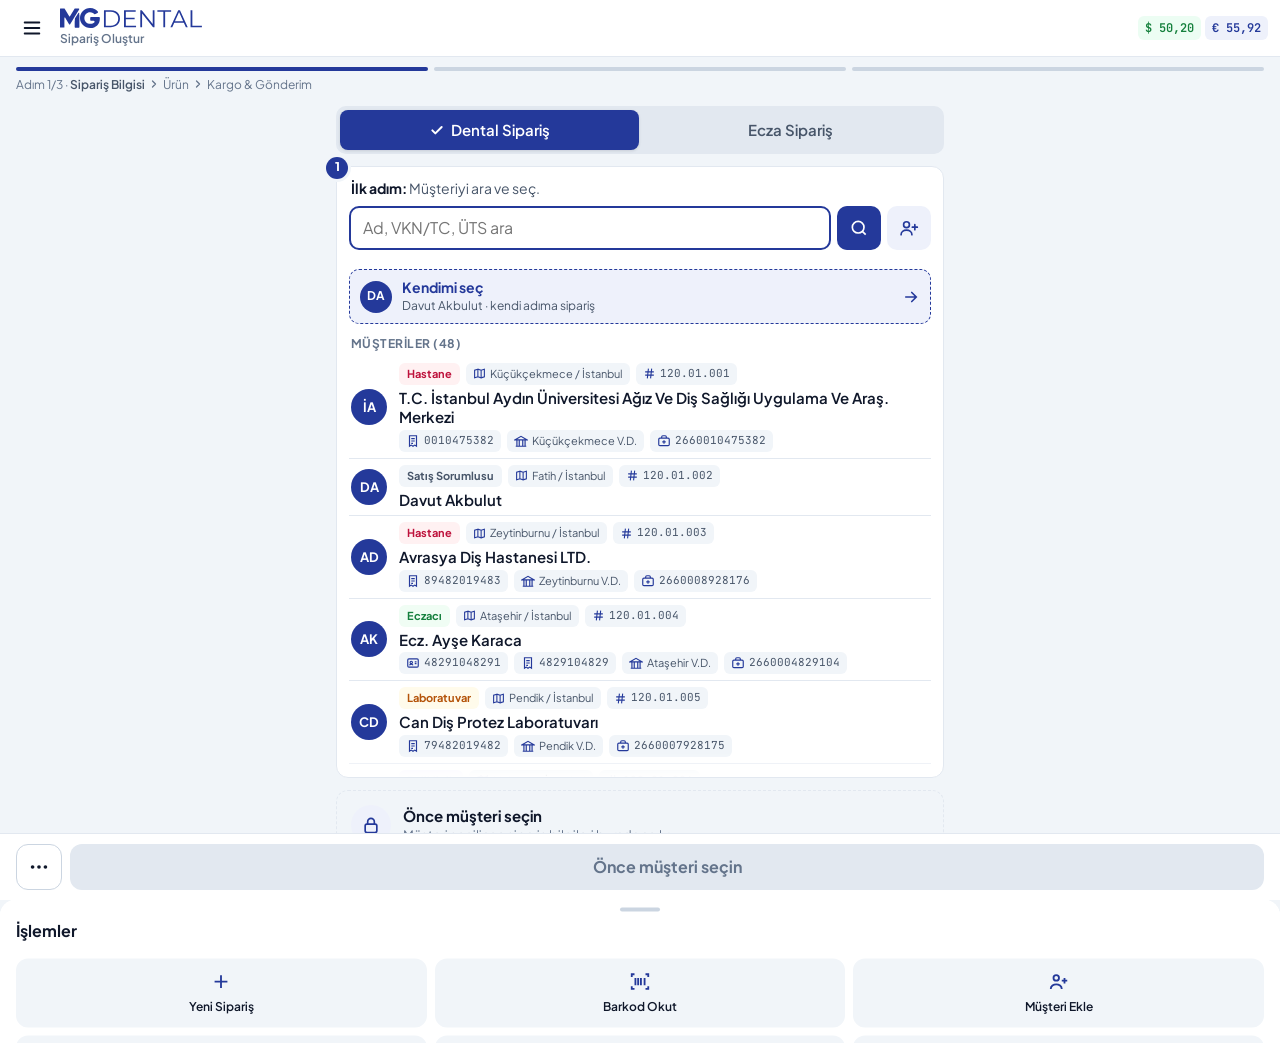
<file: toptan-satis-mobil.html>
<!doctype html>
<html lang="tr">
<head>
<meta charset="utf-8">
<meta name="viewport" content="width=device-width, initial-scale=1, viewport-fit=cover">
<meta name="theme-color" content="#24399a">
<title>Sipariş Oluştur</title>
<link rel="preconnect" href="https://fonts.googleapis.com">
<link href="https://fonts.googleapis.com/css2?family=Plus+Jakarta+Sans:wght@400;500;600;700&family=JetBrains+Mono:wght@500;600&display=swap" rel="stylesheet">
<style>
:root{
  /* Ana renk sipariş türüne göre: Dental sistemin varsayılan mavisi #24399a, Ecza #009eb5 (body[data-depot]) */
  /* --brand-strong: yazı taşıyan yerler için koyu ton (beyaz/açık zemine karşı ≥4,5:1 kontrast) */
  --brand:#24399a; --brand-strong:#24399a; --brand-ink:#1b2c7a; --brand-soft:#eef1fb; --brand-glow:rgba(36,57,154,.45);
  --bg-body:#f1f5f9; --card:#fff; --text:#0f172a; --text-2:#475569; --muted:#64748b;
  --border:#e2e8f0; --border-2:#cbd5e1; --ok:#16a34a; --danger:#dc2626;
  --r-card:12px; --r-ctl:10px; --tap:42px;
}
body[data-depot="ecza"]{--brand:#009eb5;--brand-strong:#007a8c;--brand-ink:#006a7a;--brand-soft:#e6f6f9;--brand-glow:rgba(0,158,181,.45)}
*{box-sizing:border-box;-webkit-tap-highlight-color:transparent}
html,body{margin:0;overflow-x:hidden}
body{font-family:"Plus Jakarta Sans",system-ui,sans-serif;background:var(--bg-body);color:var(--text);font-size:15px;line-height:1.4;
  padding-bottom:calc(88px + env(safe-area-inset-bottom))}
button{font:inherit;color:inherit;border:0;background:none;cursor:pointer;transition:transform .12s cubic-bezier(.2,.8,.2,1)}
/* Basma hissi: dokununca hafifçe içe göçer */
button:active:not(:disabled){transform:scale(.97)}
.mono{font-family:"JetBrains Mono",monospace}

/* Üst bar: tek satır, sadece gerekli bilgi */
.topbar{position:sticky;top:0;z-index:20;background:var(--card);border-bottom:1px solid var(--border);
  padding:calc(8px + env(safe-area-inset-top)) 12px 8px;display:flex;align-items:center;gap:8px}
.icon-btn{width:40px;height:40px;border-radius:10px;display:grid;place-items:center;flex:none}
.icon-btn:active{background:var(--bg-body)}
.brand{flex:1;min-width:0}
.topbar h1{margin:3px 0 0;font-size:12px;font-weight:600;color:var(--muted)}
/* Sipariş türü logosu: türe göre yumuşakça yer değiştirir */
.logo{position:relative;display:block;height:20px;color:var(--brand-strong);transition:color .35s}
.lg{display:block;height:20px;width:auto;fill:currentColor;overflow:visible}
.lg-word{transform-box:fill-box;transition:transform .5s cubic-bezier(.2,.8,.2,1),opacity .35s ease}
.lg-ecza,body[data-depot="ecza"] .lg-dental{opacity:0;transform:translateY(110%)}
body[data-depot="ecza"] .lg-dental{transform:translateY(-110%)}
body[data-depot="ecza"] .lg-ecza{opacity:1;transform:none}
.rates{display:flex;gap:4px;flex:none}
.rate{font-size:12px;font-weight:600;padding:4px 7px;border-radius:6px;background:var(--brand-soft);color:var(--brand-strong)}
.rate.usd{background:#ecfdf3;color:#15803d}

/* Adım göstergesi */
.steps{display:flex;gap:6px;padding:10px 16px 0}
.steps span{flex:1;height:4px;border-radius:2px;background:var(--border-2)}
.steps span.on{background:var(--brand)}
.back-btn{display:inline-flex;align-items:center;gap:6px}
.step-label .arw{width:12px;height:12px;vertical-align:-1px;margin:0 1px}  /* yazı karakteri ok yerine SVG: her cihazda aynı */
.step-label{padding:6px 16px 0;font-size:12px;color:var(--muted)}
.sl-n.ok{position:relative;margin-right:5px;color:#15803d}
.sl-n.ok::after{content:'';position:absolute;top:-4px;right:-8px;width:9px;height:9px;background:url("data:image/svg+xml,%3Csvg xmlns='http://www.w3.org/2000/svg' viewBox='0 0 24 24' fill='none' stroke='%2315803d' stroke-width='4' stroke-linecap='round' stroke-linejoin='round'%3E%3Cpath d='M4 12l5 5L20 6'/%3E%3C/svg%3E") center/contain no-repeat}
.sl-n.cur{color:var(--text-2);font-weight:600}

main{padding:12px 16px;display:flex;flex-direction:column;gap:12px;max-width:640px;margin:0 auto}
.card{background:var(--card);border:1px solid var(--border);border-radius:var(--r-card)}
.card[data-step]{position:relative}
/* Adım numarası: kartın sol üst köşesinden hafif taşan rozet (müşteri 1, adres 2, fiyat-ödeme 3, açıklama 4) */
.card[data-step]::before{content:attr(data-step);position:absolute;top:-10px;left:-11px;z-index:3;width:22px;height:22px;border-radius:50%;
  display:grid;place-items:center;background:var(--brand-strong);color:#fff;font-size:12px;font-weight:800;box-shadow:0 0 0 3px var(--bg-body)}
.card[data-step]::before{transition:background .3s}
.card[data-step].done::before{background:var(--ok)}
/* Tamamlanan adımda numaranın sağ altında küçük tik (yuvarlaksız; beyaz kenarlı ki yeşil rozet üstünde de seçilsin) */
.card[data-step].done::after{content:"";position:absolute;top:2px;left:3px;z-index:4;width:12px;height:12px;
  background:url("data:image/svg+xml,%3Csvg xmlns='http://www.w3.org/2000/svg' viewBox='0 0 24 24' fill='none' stroke-linecap='round' stroke-linejoin='round'%3E%3Cpath d='M5 12.5l4.5 4.5L19 7.5' stroke='%23fff' stroke-width='7'/%3E%3Cpath d='M5 12.5l4.5 4.5L19 7.5' stroke='%2316a34a' stroke-width='3.5'/%3E%3C/svg%3E") center/contain no-repeat;animation:tickPop .35s cubic-bezier(.34,1.56,.64,1) both}
@keyframes tickPop{from{transform:scale(0)}}
.card-h{padding:12px 14px 4px;font-size:12px;font-weight:700;letter-spacing:.04em;text-transform:uppercase;color:var(--muted)}

/* Seçim satırı: tüm satır dokunulabilir, sağda ok */
.row{display:flex;align-items:center;gap:12px;width:100%;min-height:56px;padding:8px 14px;text-align:left}
.row + .row{border-top:1px solid var(--border)}
.row:active{background:var(--bg-body)}
.row .ic{width:36px;height:36px;border-radius:9px;background:var(--brand-soft);color:var(--brand);display:grid;place-items:center;flex:none}
.row .tx{flex:1;min-width:0}
.row .lb,.row .vl,.switch-row .lb,.switch-row .hint{display:block}
.row .lb{font-size:12px;color:var(--muted)}
.row .vl{font-weight:600;white-space:nowrap;overflow:hidden;text-overflow:ellipsis}
.row .vl.empty{color:var(--muted);font-weight:500}
.row .chev{color:var(--border-2);flex:none}

/* Müşteri kartı: ekranın en önemli bilgisi */
.cust{display:flex;align-items:center;gap:12px;padding:14px}
.avatar{width:48px;height:48px;border-radius:50%;background:var(--brand-strong);color:#fff;display:grid;place-items:center;font-weight:700;font-size:17px;flex:none}
.org-line{display:flex;align-items:center;gap:5px;margin-top:2px;font-size:12px;color:var(--text-2);min-width:0}
.org-line span{white-space:nowrap;overflow:hidden;text-overflow:ellipsis}
.org-line svg{flex:none;color:var(--brand)}
.cust .tx{flex:1;min-width:0}
/* Uzun cari adı: 2 satır görünür, kalanı yana kaydırılarak okunur (taşan metin sağdaki sütuna akar) */
.cust .nm{font-size:15px;font-weight:700;line-height:1.3;height:2.6em;column-width:100vw;column-gap:16px;column-fill:auto;
  overflow-x:auto;overflow-y:hidden;scrollbar-width:none;overscroll-behavior-x:contain}
.cust .nm::-webkit-scrollbar{display:none}
/* Kimlik bilgileri: TC/VKN ile vergi dairesi yan yana, ardından ÜTS (Dental) veya GLN (Ecza) */
.cust{flex-wrap:wrap}
.cust .ids{flex-basis:100%}
.ids{display:flex;align-items:center;gap:6px;font-size:12px;color:var(--text-2);
  overflow-x:auto;scrollbar-width:none;overscroll-behavior-x:contain;padding-right:16px;
  -webkit-mask-image:linear-gradient(90deg,#000 calc(100% - 16px),transparent);mask-image:linear-gradient(90deg,#000 calc(100% - 16px),transparent)}
.ids::-webkit-scrollbar{display:none}
.id-chip{flex:none}
.ids:empty{display:none}
.id-chip{display:inline-flex;align-items:center;gap:4px;height:24px;padding:0 7px;border-radius:6px;background:var(--bg-body);white-space:nowrap}
.id-chip svg{color:var(--brand);flex:none}
/* Müşteri türü etiketi: türe göre sakin renkler, yazılar okunur koyulukta */
.ctype{flex:none;display:inline-flex;align-items:center;height:22px;padding:0 8px;border-radius:6px;font-size:11px;font-weight:700;white-space:nowrap;background:#f1f5f9;color:#475569}
.ctype.t-depo{background:#eef2ff;color:#4338ca}
.sales-code{margin-left:8px;padding:2px 7px;border-radius:6px;background:var(--bg-body);font-size:12px;font-weight:600;color:var(--text-2);vertical-align:2px}
.ctype.t-platform{background:#fdf2f8;color:#be185d}
.ctype.t-hekim{background:#ecfeff;color:#0e7490}
.ctype.t-doktor{background:#eff6ff;color:#1d4ed8}
.ctype.t-ecza{background:#f0fdf4;color:#15803d}
.ctype.t-hastane{background:#fff1f2;color:#be123c}
.ctype.t-poli{background:#f5f3ff;color:#6d28d9}
.ctype.t-lab{background:#fffbeb;color:#b45309}
.meta{margin-bottom:2px}
.meta .id-chip{height:22px;font-size:11px}
.cs-item .meta{margin-bottom:0}
.cs-item .tx{flex:1;min-width:0;display:flex;flex-direction:column;gap:3px}
.cs-item .ids{font-size:11px}
.cs-item .id-chip{height:22px}
.pill-btn.pill-edit{background:#fef3c7;color:#b45309}  /* düzenle: ayırt edilsin diye açık sarı */
.cust-acts{display:flex;flex-direction:column;gap:4px;flex:none}
.pill-btn{width:36px;height:36px;display:grid;place-items:center;border-radius:50%;background:var(--brand-soft);color:var(--brand);font-weight:600;font-size:14px;flex:none}

/* Segment kontrol (Fatura tipi, Para birimi) */
.field{padding:10px 14px 14px}
.field + .field{border-top:1px solid var(--border)}
.field > .lb{font-size:13px;font-weight:600;color:var(--text-2);margin-bottom:8px;display:flex;justify-content:space-between;gap:8px}
.seg{display:flex;background:var(--bg-body);border-radius:var(--r-ctl);padding:3px;gap:3px}
.seg button{flex:1;min-height:36px;border-radius:8px;font-weight:600;color:var(--text-2)}
.seg button[aria-pressed="true"]{background:var(--card);color:var(--brand-strong);box-shadow:0 1px 3px rgba(15,23,42,.12)}
.seg-type{background:var(--border);padding:4px}
.seg-type button{min-height:40px;font-size:15px}
.seg-type button[aria-pressed="true"]{background:var(--brand-strong);color:#fff}
.seg-type button,[data-group="tax"] button,[data-group="due"] button{display:flex;align-items:center;justify-content:center;gap:6px}
[data-group="due"] button{gap:3px}
/* Seçili sipariş türünde ve fatura tipinde tik */
.seg-type button[aria-pressed="true"]::before,[data-group="tax"] button[aria-pressed="true"]::before,[data-group="due"] button[aria-pressed="true"]::before{content:"";width:16px;height:16px;flex:none;animation:tickIn .32s cubic-bezier(.2,.8,.2,1) both;background:currentColor;
  -webkit-mask:url("data:image/svg+xml,%3Csvg xmlns='http://www.w3.org/2000/svg' viewBox='0 0 24 24' fill='none' stroke='black' stroke-width='3' stroke-linecap='round' stroke-linejoin='round'%3E%3Cpath d='M5 12.5l4.5 4.5L19 7.5'/%3E%3C/svg%3E") center/contain no-repeat;
  mask:url("data:image/svg+xml,%3Csvg xmlns='http://www.w3.org/2000/svg' viewBox='0 0 24 24' fill='none' stroke='black' stroke-width='3' stroke-linecap='round' stroke-linejoin='round'%3E%3Cpath d='M5 12.5l4.5 4.5L19 7.5'/%3E%3C/svg%3E") center/contain no-repeat}
/* Müşteri arama */
.cs{padding:12px}
.cs-lead{margin:0 2px 8px;font-size:14px;color:var(--text-2)}
.cs-lead b{color:var(--text)}
.cs-row{display:flex;gap:6px}
.cs-btn{width:44px;height:44px;flex:none;display:grid;place-items:center;border-radius:var(--r-ctl);background:var(--brand-soft);color:var(--brand)}
.cs-btn.primary-ic{background:var(--brand);color:#fff}
.cs-btn:active{filter:brightness(.92)}
.cs-new{display:inline-flex;align-items:center;gap:6px;margin-top:10px;height:38px;padding:0 14px;border-radius:var(--r-ctl);background:var(--brand-strong);color:#fff;font-weight:600;font-size:14px}
.cs-box{flex:1;min-width:0;display:flex;align-items:center;gap:8px;min-height:44px;padding:0 4px 0 12px;border:2px solid var(--brand);border-radius:var(--r-ctl);color:var(--muted)}
.cs-box input{border:0;outline:0;padding:0;min-height:40px;flex:1;min-width:0}
.cs-box input:focus{outline:0}
.cs-box input::-webkit-search-cancel-button{display:none}
.cs-clear{width:34px;height:34px;border-radius:50%;color:var(--muted);font-size:16px}
.cs-h{font-size:12px;font-weight:700;letter-spacing:.04em;text-transform:uppercase;color:var(--muted);padding:12px 2px 4px}
.cs-item{display:flex;align-items:center;gap:12px;width:100%;min-height:52px;padding:6px 2px;text-align:left;border-top:1px solid var(--border)}
.cs-item:first-child{border-top:0}
.cs-item:active,.cs-item.hl{background:var(--brand-soft)}
.cs-item .avatar{width:36px;height:36px;font-size:13px}
.cs-item{position:relative;z-index:1;background:var(--card);user-select:none;-webkit-user-select:none;transition:transform .22s cubic-bezier(.2,.8,.2,1)}
.cs-item.swiping{transition:none}
.cs-item .avatar,.cs-item .nm{touch-action:pan-y}  /* yatay kaydırma satırı oynatır, bilgi şeritleri kendi içinde kayar */
#custList{position:relative}
/* Kaydırınca arkada beliren eylem: sağa Seç (yeşil), sola Düzenle (lacivert) */
.swipe-bg{position:absolute;left:12px;right:12px;display:flex;align-items:center;justify-content:space-between;padding:0 18px;border-radius:10px;color:#fff;font-weight:700;font-size:13px;background:var(--border-2)}
.swipe-bg[data-dir="sel"]{background:var(--ok)}
.swipe-bg[data-dir="edit"]{background:var(--brand-strong)}
.swipe-bg[data-dir="sel"] .sw-edit,.swipe-bg[data-dir="edit"] .sw-sel{visibility:hidden}
.swipe-bg span{transition:transform .15s}
.swipe-bg.arm span{transform:scale(1.15)}
.avatar.fly{position:fixed;z-index:60;margin:0;transform-origin:0 0;pointer-events:none}
/* Avatar = düzenle: farede üstüne gelince kalem olur, dokunmatikte köşede kalem rozeti durur */
.av-edit{position:relative;transition:background .15s}
.av-edit .pen{display:none}
@media (hover:hover){
  .av-edit:hover{background:var(--brand-ink)}
  .av-edit:hover .ini{display:none}
  .av-edit:hover .pen{display:block;width:16px;height:16px}
}
@media (hover:none){
  .av-edit .pen{display:block;position:absolute;right:-3px;bottom:-3px;width:16px;height:16px;padding:3px;border-radius:50%;background:var(--card);color:var(--brand);box-shadow:0 0 0 1px var(--border)}
}
.cs-item .nm{flex:1;min-width:0;font-weight:600;line-height:1.3;display:-webkit-box;-webkit-line-clamp:2;-webkit-box-orient:vertical;overflow:hidden}
.cs-item mark{background:#fef08a;color:inherit;border-radius:2px}
/* Sonuç listesi kendi içinde kayar; arama kutusu üstte sabit kalır */
/* Liste uca ulaşınca kaydırma sayfaya geçer (dokunmatikte sayfa yukarı/aşağı kaydırılabilsin) */
#custList{max-height:min(420px,50vh);max-height:min(420px,50dvh);overflow-y:auto;margin:0 -12px -12px;padding:0 12px 8px;
  -webkit-mask-image:linear-gradient(#000 calc(100% - 24px),transparent);mask-image:linear-gradient(#000 calc(100% - 24px),transparent)}
.cs-progress{position:relative;height:3px;margin-top:8px;border-radius:2px;overflow:hidden;opacity:0;transition:opacity .2s}
.cs-progress.on{opacity:1;background:var(--brand-soft)}
.cs-progress::before{content:"";position:absolute;top:0;bottom:0;left:0;width:40%;border-radius:2px;background:var(--brand);transform:translateX(-100%)}
.cs-progress.on::before{animation:indet 1.1s ease-in-out infinite}
@keyframes indet{from{transform:translateX(-100%)}to{transform:translateX(250%)}}
.cs-wait{display:flex;align-items:center;justify-content:center;gap:8px;margin:6px 0 4px;padding:7px 12px;border-radius:20px;background:var(--brand-soft);color:var(--brand-strong);font-size:13px;font-weight:600;animation:csIn .25s ease-out both}
#custWaitTxt{animation:csIn .3s ease-out both;white-space:nowrap;overflow:hidden;text-overflow:ellipsis;min-width:0}
.dots{display:inline-flex;gap:3px;flex:none}
.dots i{width:5px;height:5px;border-radius:50%;background:currentColor;animation:dot 1s ease-in-out infinite}
.dots i:nth-child(2){animation-delay:.15s}
.dots i:nth-child(3){animation-delay:.3s}
@keyframes dot{0%,80%,100%{opacity:.3;transform:none}40%{opacity:1;transform:translateY(-3px)}}
.self-pick{display:flex;align-items:center;gap:10px;width:100%;margin-top:8px;padding:8px 10px;border-radius:var(--r-ctl);border:1px dashed var(--brand);background:var(--brand-soft);color:var(--brand-strong);text-align:left}
.self-pick .avatar{width:32px;height:32px;font-size:12px}
.self-pick .sp-tx{flex:1;min-width:0}
.self-pick b{display:block;font-size:14px}
.self-pick small{display:block;font-size:12px;color:var(--text-2);white-space:nowrap;overflow:hidden;text-overflow:ellipsis}
.self-warn{display:none;align-items:flex-start;gap:6px;margin:6px 2px 0;font-size:12px;font-weight:600;line-height:1.35;color:#b45309}
.self-warn svg{flex:none;margin-top:1px}
/* Ecza'da kendine sipariş girilemez: alan soluk, altında uyarı */
body[data-depot="ecza"] .self-pick{opacity:.45;filter:grayscale(.6);cursor:not-allowed}
body[data-depot="ecza"] .self-pick:active{transform:none}
body[data-depot="ecza"] .self-pick:not([hidden]) + .self-warn{display:flex}
.cs-state{display:flex;flex-direction:column;align-items:center;text-align:center;gap:4px;padding:18px 8px 20px;animation:csIn .3s cubic-bezier(.2,.8,.2,1) both}
.cs-art{width:120px;height:96px;margin-bottom:6px}
.cs-state b{font-size:15px}
.cs-state span{font-size:13px;color:var(--muted);max-width:260px}
.cs-state .cs-new{margin-top:12px}
.cs-state.err .cs-new{background:var(--danger)}
/* Müşteri seçilmeden form gizli; seçilince bölümler sırayla açılır */
main.need-cust > section:not(#custCard):not(#lockCard){display:none}
main:not(.need-cust) #lockCard{display:none}
main:not(.need-cust) > section:not(#custCard){animation:csIn .3s cubic-bezier(.2,.8,.2,1) both}
main:not(.need-cust) > section:nth-of-type(4){animation-delay:40ms}
main:not(.need-cust) > section:nth-of-type(5){animation-delay:80ms}
main:not(.need-cust) > section:nth-of-type(6){animation-delay:120ms}
.lock-card{padding:14px;border-style:dashed;background:transparent;animation:csIn .25s ease-out both}
.lock-h{display:flex;align-items:center;gap:12px}
.lock-ic{width:40px;height:40px;border-radius:50%;background:var(--brand-soft);color:var(--brand);display:grid;place-items:center;flex:none}
.lock-h b{display:block;font-size:15px}
.lock-h small{display:block;font-size:13px;color:var(--muted)}
.lock-list{list-style:none;margin:12px 0 0;padding:0;display:grid;grid-template-columns:1fr 1fr;gap:6px}
.lock-list li{display:flex;align-items:center;gap:6px;font-size:12px;color:var(--muted);background:var(--card);border:1px solid var(--border);border-radius:8px;padding:7px 8px}
.lock-list svg{flex:none;color:var(--border-2)}
/* Müşteri yokken Kaydet gri ve ne yapılacağını söyler */
.primary .off{display:none}
.need-cust ~ .actionbar .primary{background:var(--border);color:var(--muted)}
.need-cust ~ .actionbar .primary .on,.need-cust ~ .actionbar .primary svg{display:none}
.need-cust ~ .actionbar .primary .off{display:inline}
/* Müşteri seçili ama fatura adresi yokken de gri; dokununca adres ekleme açılır */
.primary .off2{display:none}
main.need-addr .tick-row{display:none}  /* adres yokken "teslimat aynı" seçeneği anlamsız */
.need-addr:not(.need-cust) ~ .actionbar .primary{background:var(--border);color:var(--muted)}
.need-addr:not(.need-cust) ~ .actionbar .primary .on,.need-addr:not(.need-cust) ~ .actionbar .primary svg{display:none}
.need-addr:not(.need-cust) ~ .actionbar .primary .off2{display:inline}
.addr-n{display:inline-flex;align-items:center;gap:2px}
.addr-n svg{color:var(--brand)}
.note-warn{display:flex;align-items:center;gap:5px;margin-top:4px;font-size:12px;font-weight:600;color:#b45309}
.note-warn svg{flex:none}
.note-info{display:flex;align-items:center;gap:5px;margin-top:4px;font-size:12px;font-weight:600;color:var(--muted)}
.note-info svg{flex:none}
#noteBtn{border-top:1px solid var(--border)}  /* isteğe bağlı fatura açıklaması altta, ayrı satır */
.note-h{display:flex;align-items:center;gap:12px;margin-bottom:8px;font-weight:600;color:var(--text)}
.note-h .ic{width:36px;height:36px;border-radius:9px;background:var(--brand-soft);color:var(--brand);display:grid;place-items:center;flex:none}
.note-info{align-items:flex-start}
.note-info svg{margin-top:1px}
.add-pill{flex:none;margin-left:auto;padding:5px 10px;border-radius:14px;background:var(--brand-soft);color:var(--brand-strong);font-size:12px;font-weight:700}
/* Faturasız siparişte fatura açıklaması alanı yok (yazılan not saklanır, faturalıya dönünce geri gelir) */
body[data-tax="faturasiz"] #noteBtn,body[data-tax="faturasiz"] #noteWrap{display:none!important}
/* Seçili vade gününün yanında "gün" yazar */
[data-group="due"] button[aria-pressed="true"]::after{content:"gün"}
[data-group="due"] button[aria-pressed="true"]::before{width:13px;height:13px}
/* Tik soldan sağa çizilerek belirir */
@keyframes tickIn{from{clip-path:inset(0 100% 0 0);transform:scale(.6)}to{clip-path:inset(0);transform:none}}
.kdv{font-size:10px;font-weight:800;letter-spacing:.02em;line-height:1;padding:3px 5px;border-radius:5px;background:var(--brand-soft);color:var(--brand-strong)}
[data-group="tax"] button[aria-pressed="false"] .kdv{background:var(--border);color:var(--muted)}
.chips{display:flex;gap:6px;flex-wrap:wrap}
.chips button{min-height:34px;padding:0 10px;border-radius:20px;border:1px solid var(--border-2);font-weight:600;font-size:14px;color:var(--text-2)}
.chips button[aria-pressed="true"]{background:var(--brand-strong);border-color:var(--brand-strong);color:#fff}

input,textarea,select{font:inherit;font-size:16px;color:var(--text);width:100%;min-height:var(--tap);border:1px solid var(--border-2);
  border-radius:var(--r-ctl);padding:7px 12px;background:var(--card)}
input:focus,textarea:focus{outline:2px solid var(--brand);outline-offset:1px;border-color:var(--brand)}
textarea{resize:vertical;min-height:80px}
.two{display:grid;grid-template-columns:minmax(0,1fr) minmax(0,1fr);gap:8px}
.two input{min-width:0}
/* Tarih kutusu her telefonda aynı: tarih solda, sağda takvim ikonu, taşma yok.
   iOS kendi genişliğini dayatıp taşırıyor, Android açılır menü oku koyuyordu; yerel görünüm kapatıldı.
   Yerel takvim seçicisi kutunun tamamını kaplayan görünmez düğmeyle açılmaya devam eder. */
input[type="date"]{-webkit-appearance:none;appearance:none;position:relative;display:block;min-width:0;max-width:100%;text-align:left;
  padding-right:40px;background:var(--card) url("data:image/svg+xml,%3Csvg xmlns='http://www.w3.org/2000/svg' viewBox='0 0 24 24' fill='none' stroke='%2364748b' stroke-width='2' stroke-linecap='round'%3E%3Crect x='3' y='5' width='18' height='16' rx='2'/%3E%3Cpath d='M3 10h18M8 3v4M16 3v4'/%3E%3C/svg%3E") no-repeat right 12px center/18px}
input[type="date"]::-webkit-date-and-time-value{text-align:left;margin:0}
input[type="date"]::-webkit-calendar-picker-indicator{position:absolute;inset:0;width:auto;height:auto;margin:0;padding:0;opacity:0;cursor:pointer}
input[type="date"]::-webkit-inner-spin-button,input[type="date"]::-webkit-clear-button{display:none}
.two label{font-size:12px;color:var(--muted);display:block;margin-bottom:4px}

/* Anahtar */
.tick-row{cursor:pointer}
.tickbox{position:relative;width:26px;height:26px;flex:none}
.tickbox input{position:absolute;inset:0;opacity:0;margin:0;min-height:0;cursor:pointer}
.tickbox i{position:absolute;inset:0;border-radius:7px;border:2px solid var(--border-2);background:var(--card);transition:background .2s,border-color .2s;pointer-events:none}
.tickbox input:checked + i{background:var(--brand-strong);border-color:var(--brand-strong)}
/* İşaretlenince beyaz tik çizilerek belirir */
.tickbox input:checked + i::after{content:"";position:absolute;inset:3px;background:#fff;animation:tickIn .3s cubic-bezier(.2,.8,.2,1) both;
  -webkit-mask:url("data:image/svg+xml,%3Csvg xmlns='http://www.w3.org/2000/svg' viewBox='0 0 24 24' fill='none' stroke='black' stroke-width='3.5' stroke-linecap='round' stroke-linejoin='round'%3E%3Cpath d='M5 12.5l4.5 4.5L19 7.5'/%3E%3C/svg%3E") center/contain no-repeat;mask:url("data:image/svg+xml,%3Csvg xmlns='http://www.w3.org/2000/svg' viewBox='0 0 24 24' fill='none' stroke='black' stroke-width='3.5' stroke-linecap='round' stroke-linejoin='round'%3E%3Cpath d='M5 12.5l4.5 4.5L19 7.5'/%3E%3C/svg%3E") center/contain no-repeat}
.tickbox input:focus-visible + i{outline:2px solid var(--brand);outline-offset:2px}
.switch-row{display:flex;align-items:center;gap:12px;min-height:56px;padding:8px 14px}
.switch-row .tx{flex:1}
.switch-row .lb{font-weight:600}
.switch-row .hint{font-size:12px;color:var(--muted)}
.switch{position:relative;width:40px;height:24px;flex:none}
.switch input{position:absolute;inset:0;opacity:0;margin:0;min-height:0;cursor:pointer}
.switch i{position:absolute;inset:0;border-radius:16px;background:var(--border-2);transition:background .25s;pointer-events:none}
.switch i::after{content:"";position:absolute;top:3px;left:3px;width:18px;height:18px;border-radius:50%;background:#fff;box-shadow:0 1px 3px rgba(0,0,0,.2);transition:transform .32s cubic-bezier(.34,1.56,.64,1),width .18s}
.switch input:checked + i{background:var(--brand)}
.switch input:checked + i::after{transform:translateX(16px)}
/* Anahtar animasyonu: düğme yaylanarak kayar, basılı tutunca uzar, açılınca etrafında halka yayılır */
.switch input:active + i::after{width:22px}
.switch input:checked:active + i::after{transform:translateX(12px)}
.switch input:checked + i{animation:swOn .45s ease-out}
@keyframes swOn{from{box-shadow:0 0 0 0 var(--brand-glow)}to{box-shadow:0 0 0 7px transparent}}
.switch input:focus-visible + i{outline:2px solid var(--brand);outline-offset:2px}
[hidden]{display:none!important}

/* Alt eylem çubuğu: başparmak bölgesi */
.actionbar{position:fixed;left:0;right:0;bottom:0;z-index:30;background:var(--card);border-top:1px solid var(--border);
  padding:10px 16px calc(10px + env(safe-area-inset-bottom));display:flex;gap:8px}
.actionbar .icon-btn{width:46px;height:46px;border:1px solid var(--border-2);border-radius:12px}
.primary{flex:1;height:46px;border-radius:12px;background:var(--brand-strong);color:#fff;font-weight:700;font-size:16px;display:flex;align-items:center;justify-content:center;gap:8px}
.primary:active{background:var(--brand-ink)}
.spark{position:fixed;z-index:60;border-radius:50%;pointer-events:none}
/* Kaydet düğmesi tamamlanan adım oranında soldan sağa yeşille dolar (--prog: 0..1, yumuşak geçiş) */
@property --prog{syntax:'<number>';inherits:false;initial-value:0}
.actionbar .primary{background:linear-gradient(90deg,#15803d calc(var(--prog) * 100%),var(--brand-strong) calc(var(--prog) * 100%));transition:--prog .5s cubic-bezier(.2,.8,.2,1)}
/* Kaydetme anı: dönen ikon → ✓ Kaydedildi → ürün adımı */
.primary .spin,.primary .saved{display:none}
.primary.saving .on,.primary.saving > svg,.primary.saved .on,.primary.saved > svg{display:none}
.primary.saving .spin{display:block}
.primary.saved{background:var(--ok)}
.primary.saved .saved{display:inline-flex;align-items:center;gap:6px}
.primary.saved .saved::before{content:"";width:18px;height:18px;background:currentColor;animation:tickIn .32s cubic-bezier(.2,.8,.2,1) both;
  -webkit-mask:url("data:image/svg+xml,%3Csvg xmlns='http://www.w3.org/2000/svg' viewBox='0 0 24 24' fill='none' stroke='black' stroke-width='3' stroke-linecap='round' stroke-linejoin='round'%3E%3Cpath d='M5 12.5l4.5 4.5L19 7.5'/%3E%3C/svg%3E") center/contain no-repeat;
  mask:url("data:image/svg+xml,%3Csvg xmlns='http://www.w3.org/2000/svg' viewBox='0 0 24 24' fill='none' stroke='black' stroke-width='3' stroke-linecap='round' stroke-linejoin='round'%3E%3Cpath d='M5 12.5l4.5 4.5L19 7.5'/%3E%3C/svg%3E") center/contain no-repeat}
.actionbar{transition:transform .25s cubic-bezier(.2,.8,.2,1)}
body.on-step2 .actionbar{transform:translateY(110%)}
.steps span{transition:background .3s}
.step2{margin:12px 16px;max-width:608px;padding:28px 20px;text-align:center}
@media (min-width:641px){.step2{margin:12px auto}}
.s2-ic{width:64px;height:64px;margin:0 auto 12px;border-radius:50%;background:var(--brand-soft);color:var(--brand);display:grid;place-items:center}
.step2 h2{margin:0 0 6px;font-size:18px}
.step2 p{margin:0 0 18px;color:var(--text-2);font-size:14px}
.primary.glow{animation:glow 1.4s ease-out}
@keyframes glow{0%{box-shadow:0 0 0 0 var(--brand-glow)}100%{box-shadow:0 0 0 12px transparent}}

/* Alt sayfa (bottom sheet) */
.scrim{position:fixed;inset:0;background:rgba(15,23,42,.45);z-index:40;opacity:0;pointer-events:none;transition:opacity .2s}
.scrim.open{opacity:1;pointer-events:auto}
/* --kb: klavye yüksekliği, --vvh: görünen alan (iOS klavyesi açılınca pencereler klavyenin üstünde kalsın) */
.sheet{position:fixed;left:0;right:0;bottom:0;z-index:41;background:var(--card);border-radius:16px 16px 0 0;max-height:80vh;max-height:calc(var(--vvh,100dvh) * .85);overflow:auto;overscroll-behavior:contain;
  transform:translateY(100%);transition:transform .25s cubic-bezier(.2,.8,.2,1);padding-bottom:env(safe-area-inset-bottom)}
.sheet.open{transform:none;bottom:var(--kb,0px)}  /* yalnızca açık pencere klavyenin üstüne itilir */
.sheet .grab{width:40px;height:4px;border-radius:2px;background:var(--border-2);margin:8px auto}
.sheet h2{font-size:16px;margin:4px 16px 8px}
.opt{display:flex;align-items:center;gap:12px;width:100%;min-height:52px;padding:10px 16px;text-align:left;border-top:1px solid var(--border)}
.opt[aria-selected="true"]{color:var(--brand-strong);font-weight:700}
.opt[aria-selected="true"]::after{content:"✓";margin-left:auto}
.vl.ad,.opt .ad{display:block;white-space:normal}
.ad-st{display:-webkit-box;-webkit-line-clamp:2;-webkit-box-orient:vertical;overflow:hidden}
.ad-loc{display:flex;align-items:center;gap:4px;margin-top:2px;font-size:12px;font-weight:500;color:var(--muted);white-space:nowrap;overflow:hidden;text-overflow:ellipsis}
.ad-loc svg{flex:none;color:var(--brand)}
.opt .ad{flex:1;min-width:0}
.pick-search{position:sticky;top:0;z-index:2;padding:4px 16px 8px;background:var(--card)}
/* Aramalı listede yükseklik sabit: sonuç azalınca pencere küçülüp klavyenin altına inmez */
.sheet.has-search{height:calc(var(--vvh,100dvh) * .85)}
.opt-cust{gap:10px;padding:8px 16px}
.opt-cust .avatar{width:34px;height:34px;font-size:12px}
.opt-cust .tx{flex:1;min-width:0;display:flex;flex-direction:column;gap:3px}
.opt-cust .nm{font-weight:600}
.opt-cust .ids{font-size:11px}
.opt-cust .id-chip{height:22px}
.no-addr{color:#b45309;font-weight:500}.no-addr b{color:var(--brand);font-weight:600}
.add-addr{display:flex;align-items:center;gap:8px;color:var(--brand);font-weight:600}
.pick-empty{padding:16px;color:var(--muted);font-size:14px;border-top:1px solid var(--border)}
.opt mark{background:#fef08a;color:inherit;border-radius:2px}
.opt-form{display:flex;align-items:center;gap:6px;padding:8px 12px;border-top:1px solid var(--border);animation:csIn .2s ease-out both}
.opt-form input{flex:1;min-width:0}
.opt-form button{width:42px;height:42px;flex:none;border-radius:10px;font-size:16px;font-weight:700}
.of-ok{background:var(--brand-strong);color:#fff}
.of-no{border:1px solid var(--border-2);color:var(--muted)}
.ed{display:flex;flex-direction:column;gap:10px;padding:0 16px 16px}
.ed label{display:block;font-size:12px;font-weight:600;color:var(--text-2)}
.ed label input,.ed label select{margin-top:4px}
.ed-addrs{border:0;margin:0;padding:0;display:flex;flex-direction:column;gap:8px}
.ed-addrs legend{padding:0;margin-bottom:4px;font-size:12px;font-weight:600;color:var(--text-2)}
#edAddrs{display:flex;flex-direction:column;gap:8px}
.ed-ar{display:flex;gap:6px;align-items:flex-start}
.ed-ar textarea{flex:1;min-width:0;min-height:0;font-size:16px}
.ed-del{width:44px;height:44px;flex:none;border-radius:10px;display:grid;place-items:center;border:1px solid var(--border-2);color:var(--danger)}
.ed-add{display:flex;align-items:center;gap:6px;align-self:flex-start;min-height:40px;font-weight:600;color:var(--brand)}
.ed-err{margin:0;min-height:18px;font-size:13px;font-weight:600;color:var(--danger)}
.ed-acts{display:flex;gap:8px}
.ed-cancel{height:46px;padding:0 18px;border-radius:12px;border:1px solid var(--border-2);font-weight:600}
.grid-acts{display:grid;grid-template-columns:repeat(3,1fr);gap:8px;padding:8px 16px 16px}
.grid-acts button{display:flex;flex-direction:column;align-items:center;gap:6px;padding:12px 4px;border-radius:12px;background:var(--bg-body);font-size:12px;font-weight:600;text-align:center}
.grid-acts button:disabled{opacity:.4}
.grid-acts svg{color:var(--brand)}

.toast{position:fixed;left:16px;right:16px;bottom:calc(84px + env(safe-area-inset-bottom));z-index:50;background:var(--text);color:#fff;border-radius:10px;padding:12px 14px;font-size:14px;
  opacity:0;transform:translateY(8px);transition:.2s;pointer-events:none;max-width:608px;margin:0 auto}
.toast.show{opacity:1;transform:none}
/* Arama: yükleniyor, soluk sonuç, iskelet, hata, giriş animasyonları */
#custList{transition:opacity .2s}
#custList.stale{opacity:.45}
.cs-btn .spin{display:none}
.cs-btn.loading svg{display:none}
.cs-btn.loading .spin{display:block}
.spin{width:18px;height:18px;border:2.5px solid currentColor;border-right-color:transparent;border-radius:50%;animation:spin .7s linear infinite}
@keyframes spin{to{transform:rotate(360deg)}}
.cs-item.in{animation:csIn .24s cubic-bezier(.2,.8,.2,1) both;animation-delay:calc(var(--i) * 20ms)}
@keyframes csIn{from{opacity:0;transform:translateY(6px)}}
.sk{display:flex;align-items:center;gap:12px;padding:10px 2px;border-top:1px solid var(--border)}
.sk:first-child{border-top:0}
.sk i{display:block;border-radius:6px;background:linear-gradient(90deg,var(--bg-body) 25%,#e6ebf2 50%,var(--bg-body) 75%);background-size:200% 100%;animation:shimmer 1.2s ease-in-out infinite}
.sk .a{width:36px;height:36px;border-radius:50%;flex:none}
.sk .l{flex:1;display:flex;flex-direction:column;gap:6px}
@keyframes shimmer{from{background-position:100% 0}to{background-position:-100% 0}}
.cs-more{display:flex;align-items:center;justify-content:center;gap:8px;padding:12px;color:var(--muted);font-size:13px}
.cs-more .spin{width:14px;height:14px;border-width:2px}
.cs-err{display:flex;align-items:center;gap:10px;margin:6px 0;padding:8px 8px 8px 12px;border-radius:var(--r-ctl);background:#fef2f2;color:var(--danger);font-size:13px;font-weight:600;animation:csIn .2s ease-out both}
.cs-err button{margin-left:auto;height:32px;padding:0 12px;border-radius:8px;background:var(--danger);color:#fff;font-weight:600;flex:none}
@media (prefers-reduced-motion:reduce){*{transition:none!important;animation:none!important}}
</style>
</head>
<body data-depot="dental" data-tax="faturali">

<header class="topbar">
  <button class="icon-btn" aria-label="Menü"><svg width="22" height="22" viewBox="0 0 24 24" fill="none" stroke="currentColor" stroke-width="2" stroke-linecap="round"><path d="M4 6h16M4 12h16M4 18h16"/></svg></button>
  <div class="brand">
    <span class="logo">
      <!-- MG işareti sabit; yalnızca DENTAL/ECZA kelimesi türe göre kayarak değişir. Renk türün ana renginden (currentColor). -->
      <svg class="lg" viewBox="0 0 694.039 97.819" role="img" aria-label="Dental" id="logoSvg"><defs><clipPath id="wordClip"><rect x="205" y="-2" width="492" height="101.8"/></clipPath></defs><g class="lg-mark"><path d="M190.16,43.534c2.64,0,4.781,2.141,4.781,4.781v3.282c0,14.063-4.367,25.284-13.1,33.658-8.734,8.376-19.819,12.564-33.255,12.564-14.602,0-26.718-4.704-36.347-14.108-9.63-9.406-14.445-20.962-14.445-34.666s4.77-25.307,14.31-34.802C121.645,4.749,133.312,0,147.107,0c8.777,0,16.817,1.971,24.118,5.913,5.488,2.964,10.053,6.635,13.694,11.015,1.899,2.285,1.276,5.734-1.301,7.212l-10.101,5.793c-1.939,1.112-4.356.702-5.899-.915-1.833-1.92-4.123-3.576-6.873-4.967-4.077-2.058-8.666-3.088-13.772-3.088-7.974,0-14.579,2.642-19.819,7.927-5.241,5.285-7.861,12.048-7.861,20.29,0,8.152,2.687,14.803,8.062,19.952,5.375,5.153,12.54,7.726,21.499,7.726,8.199,0,14.475-2.097,18.829-6.292,3.093-2.98.963-8.218-3.332-8.218h-11.791c-2.64,0-4.781-2.141-4.781-4.781v-9.25c0-2.64,2.141-4.781,4.781-4.781h37.6Z"/> <path d="M47.028,81.156h0c-.751,0-1.447-.391-1.838-1.032l-19.7-32.325c-1.132-1.858-3.991-1.055-3.991,1.12v44.866c0,1.189-.964,2.153-2.153,2.153H2.153c-1.189,0-2.153-.964-2.153-2.153V4.034C0,2.845.964,1.882,2.153,1.882h18.138c.75,0,1.446.39,1.837,1.03l23.063,37.751c.839,1.374,2.835,1.374,3.674,0L71.927,2.912c.391-.64,1.087-1.03,1.837-1.03h18.138c1.189,0,2.153.964,2.153,2.153v1.728c0,.399-.111.79-.32,1.129l-21.178,34.362-23.691,38.87c-.391.641-1.087,1.032-1.838,1.032Z"/> <path d="M72.557,65.829v27.759c0,1.298,1.052,2.35,2.35,2.35h16.799c1.298,0,2.35-1.052,2.35-2.35v-57.637c0-2.368-3.107-3.249-4.35-1.233l-15.424,25.025c-1.128,1.83-1.725,3.937-1.725,6.086Z"/> <path d="M72.557,55.332v38.255c0,1.298,1.052,2.35,2.35,2.35h16.799c1.298,0,2.35-1.052,2.35-2.35V25.454c0-2.368-3.107-3.249-4.35-1.233l-15.424,25.025c-1.128,1.83-1.725,3.937-1.725,6.086Z"/> </g><g clip-path="url(#wordClip)"><g class="lg-word lg-dental"> <path d="M215.015,93.892V10.687h33.877c8.874,0,16.659,1.765,23.357,5.29,6.695,3.527,11.904,8.421,15.631,14.68,3.724,6.261,5.586,13.473,5.586,21.633s-1.862,15.375-5.586,21.634c-3.727,6.26-8.936,11.154-15.631,14.68-6.698,3.526-14.483,5.289-23.357,5.289h-33.877ZM223.81,86.285h24.605c7.37,0,13.768-1.445,19.197-4.339,5.427-2.891,9.646-6.894,12.659-12.005,3.01-5.111,4.517-10.995,4.517-17.651,0-6.734-1.507-12.639-4.517-17.711-3.013-5.07-7.232-9.052-12.659-11.946-5.43-2.892-11.827-4.339-19.197-4.339h-24.605v67.991Z"/> <path d="M321.992,86.285h50.043v7.607h-58.839V10.687h57.056v7.607h-48.26v67.991ZM321.042,47.892h43.979v7.488h-43.979v-7.488Z"/> <path d="M392.717,93.892V10.687h7.25l57.412,72.27h-3.804V10.687h8.678v83.206h-7.251l-57.293-72.27h3.804v72.27h-8.796Z"/> <path d="M505.518,93.892V18.294h-29.241v-7.607h67.278v7.607h-29.241v75.598h-8.796Z"/> <path d="M540.108,93.892l38.037-83.206h8.678l38.036,83.206h-9.271l-34.946-78.094h3.566l-34.946,78.094h-9.153ZM555.086,71.665l2.615-7.132h48.378l2.615,7.132h-53.608Z"/> <path d="M638.647,93.892V10.687h8.796v75.598h46.596v7.607h-55.392Z"/> </g><g class="lg-word lg-ecza" aria-hidden="true"><g transform="translate(0 -7.141)"> <path d="M223.81,93.427h50.043v7.607h-58.839V17.829h57.056v7.607h-48.26v67.991ZM222.86,55.034h43.979v7.488h-43.979v-7.488Z"/> <path d="M330.433,101.747c-6.262,0-12.047-1.049-17.354-3.149-5.311-2.099-9.907-5.052-13.789-8.855-3.883-3.803-6.914-8.279-9.093-13.432-2.181-5.15-3.269-10.776-3.269-16.879s1.088-11.727,3.269-16.879c2.179-5.15,5.229-9.628,9.152-13.432s8.538-6.755,13.848-8.855c5.309-2.099,11.094-3.15,17.354-3.15,6.021,0,11.688,1.01,16.998,3.031,5.308,2.021,9.786,5.052,13.432,9.093l-5.587,5.587c-3.407-3.486-7.173-6.003-11.292-7.548-4.121-1.545-8.559-2.318-13.312-2.318-4.992,0-9.628.853-13.907,2.556-4.279,1.705-8.005,4.122-11.174,7.251-3.17,3.131-5.646,6.775-7.429,10.936-1.783,4.16-2.675,8.737-2.675,13.729s.892,9.569,2.675,13.729c1.782,4.16,4.259,7.806,7.429,10.936,3.169,3.131,6.895,5.547,11.174,7.25,4.279,1.705,8.915,2.556,13.907,2.556,4.754,0,9.191-.791,13.312-2.377,4.119-1.585,7.885-4.12,11.292-7.607l5.587,5.586c-3.646,4.042-8.124,7.093-13.432,9.153-5.31,2.062-11.016,3.09-17.116,3.09Z"/> <path d="M371.56,101.034v-6.062l57.769-72.864.95,3.328h-57.887v-7.607h65.97v6.062l-57.649,72.864-1.07-3.328h60.146v7.607h-68.229Z"/> <path d="M443.828,101.034l38.037-83.206h8.677l38.037,83.206h-9.271l-34.946-78.094h3.565l-34.946,78.094h-9.152ZM458.805,78.807l2.615-7.132h48.378l2.615,7.132h-53.608Z"/> </g></g></g></svg>
    </span>
    <h1>Sipariş Oluştur</h1>
  </div>
  <div class="rates" aria-label="Döviz kurları">
    <span class="rate usd mono">$ 50,20</span><span class="rate mono">€ 55,92</span>
  </div>
</header>

<div class="steps" aria-hidden="true"><span class="on"></span><span></span><span></span></div>
<div class="step-label" id="stepLabel"><span id="stepNo">Adım 1/3</span> · <span class="sl-n cur">Sipariş Bilgisi</span> <svg class="arw" viewBox="0 0 24 24" fill="none" stroke="currentColor" stroke-width="2.5" stroke-linecap="round" stroke-linejoin="round" aria-hidden="true"><path d="M9 6l6 6-6 6"/></svg> <span class="sl-n">Ürün</span> <svg class="arw" viewBox="0 0 24 24" fill="none" stroke="currentColor" stroke-width="2.5" stroke-linecap="round" stroke-linejoin="round" aria-hidden="true"><path d="M9 6l6 6-6 6"/></svg> <span class="sl-n">Kargo &amp; Gönderim</span></div>

<main class="need-cust" id="main">
  <!-- 0. Sipariş türü: hangi depoya gireceğini belirler -->
  <div class="seg seg-type" data-group="depot" role="group" aria-label="Sipariş türü">
    <button aria-pressed="true" data-depot="dental">Dental Sipariş</button><button aria-pressed="false" data-depot="ecza">Ecza Sipariş</button>
  </div>

  <!-- 1. Müşteri: en sık değişen, en üstte -->
  <section class="card" id="custCard" aria-label="Müşteri" data-step="1">
    <!-- Arama durumu: sayfa açılınca odak burada -->
    <div class="cs" id="custSearch">
      <p class="cs-lead"><b>İlk adım:</b> Müşteriyi ara ve seç.</p>
      <div class="cs-row">
      <label class="cs-box">
        <input id="custQ" type="search" placeholder="Ad, VKN/TC, ÜTS ara" autocomplete="off" autocorrect="off" spellcheck="false" enterkeyhint="search"
          aria-label="Müşteri ara" aria-controls="custList" oninput="queueCust()" onkeydown="custKey(event)">
        <button type="button" class="cs-clear" id="custClear" hidden aria-label="Aramayı temizle" onclick="clearCust()">✕</button>
      </label>
      <button type="button" class="cs-btn primary-ic" id="custSearchBtn" onclick="searchBtn()" aria-label="Ara" title="Ara"><svg aria-hidden="true" width="20" height="20" viewBox="0 0 24 24" fill="none" stroke="currentColor" stroke-width="2"><circle cx="11" cy="11" r="7"/><path d="m20 20-4-4"/></svg><span class="spin" aria-hidden="true"></span></button>
      <button type="button" class="cs-btn" onclick="newCust()" aria-label="Yeni müşteri oluştur" title="Yeni müşteri oluştur"><svg width="20" height="20" viewBox="0 0 24 24" fill="none" stroke="currentColor" stroke-width="2" stroke-linecap="round" aria-hidden="true"><circle cx="9" cy="8" r="3.5"/><path d="M2.5 20c0-3.5 3-5.5 6.5-5.5s6.5 2 6.5 5.5M19 8v6M16 11h6"/></svg></button>
      </div>
      <div class="cs-progress" id="custProg" aria-hidden="true"></div>
      <button type="button" class="self-pick" id="selfPick" onclick="pickSelf()">
        <span class="avatar" id="selfIni"></span>
        <span class="sp-tx"><b>Kendimi seç</b><small id="selfName"></small></span>
        <svg width="18" height="18" viewBox="0 0 24 24" fill="none" stroke="currentColor" stroke-width="2.2" stroke-linecap="round" aria-hidden="true"><path d="M5 12h14M13 6l6 6-6 6"/></svg>
      </button>
      <p class="self-warn" id="selfWarn" role="note"><svg width="14" height="14" viewBox="0 0 24 24" fill="none" stroke="currentColor" stroke-width="2.2" stroke-linecap="round" aria-hidden="true"><path d="M12 3 2 21h20z"/><path d="M12 10v5M12 18h0"/></svg>Kendine ecza siparişi giremezsin, GLN numarasına sahip bir hekim seçmen gerekli!</p>
      <div class="cs-h" id="custHead"></div>
      <div class="cs-wait" id="custWait" role="status" hidden><span class="dots" aria-hidden="true"><i></i><i></i><i></i></span><span id="custWaitTxt"></span></div>
      <div id="custList" role="listbox" aria-label="Müşteriler"></div>
    </div>
    <div class="cust" id="custSel" hidden>
      <div class="avatar" id="custInitials">DA</div>
      <div class="tx">
        <div class="ids meta" id="custMeta"></div>
        <div class="nm" id="custName" tabindex="0">davut akbulut</div>
        <div class="org-line" id="custOrg" hidden></div>
      </div>
      <div class="cust-acts">
        <button class="pill-btn" onclick="changeCust()" aria-label="Müşteriyi değiştir" title="Müşteriyi değiştir"><svg width="18" height="18" viewBox="0 0 24 24" fill="none" stroke="currentColor" stroke-width="2" stroke-linecap="round" stroke-linejoin="round" aria-hidden="true"><path d="M7 4 3 8l4 4M3 8h14M17 20l4-4-4-4M21 16H7"/></svg></button>
        <button class="pill-btn pill-edit" onclick="editCust()" aria-label="Müşteriyi düzenle" title="Müşteriyi düzenle"><svg width="18" height="18" viewBox="0 0 24 24" fill="none" stroke="currentColor" stroke-width="2" stroke-linecap="round" stroke-linejoin="round" aria-hidden="true"><path d="M4 20h4L19 9l-4-4L4 16z"/><path d="M14 6l4 4"/></svg></button>
      </div>
      <div class="ids" id="custIds"></div>
    </div>
    <button class="row" id="salesRow" hidden onclick="openPicker('sales')">
      <span class="ic"><svg width="18" height="18" viewBox="0 0 24 24" fill="none" stroke="currentColor" stroke-width="2"><rect x="4" y="5" width="16" height="16" rx="2"/><path d="M10 2h4v4h-4zM8.5 17c.5-1.7 1.9-2.5 3.5-2.5s3 .8 3.5 2.5"/><circle cx="12" cy="11" r="2"/></svg></span>
      <span class="tx"><span class="lb">Satış Sorumlusu</span><span class="vl" data-v="sales" data-raw="DAVUT AKBULUT">Davut Akbulut</span></span>
      <svg class="chev" width="20" height="20" viewBox="0 0 24 24" fill="none" stroke="currentColor" stroke-width="2"><path d="m9 6 6 6-6 6"/></svg>
    </button>
  </section>

  <!-- Müşteri seçilmeden: form gizli, ne açılacağı anlatılır -->
  <section class="card lock-card" id="lockCard" aria-label="Sipariş bilgileri">
    <div class="lock-h">
      <span class="lock-ic"><svg width="20" height="20" viewBox="0 0 24 24" fill="none" stroke="currentColor" stroke-width="2" stroke-linecap="round" aria-hidden="true"><rect x="5" y="11" width="14" height="10" rx="2"/><path d="M8 11V8a4 4 0 0 1 8 0v3"/></svg></span>
      <span><b>Önce müşteri seçin</b><small>Müşteri seçilince sipariş bilgileri burada açılır.</small></span>
    </div>
    <ul class="lock-list">
      <li><svg width="16" height="16" viewBox="0 0 24 24" fill="none" stroke="currentColor" stroke-width="2" stroke-linecap="round" stroke-linejoin="round" aria-hidden="true"><path d="M6 3h12v18l-3-2-3 2-3-2-3 2zM9 8h6M9 12h6"/></svg>Fatura ve teslimat adresi</li>
      <li><svg width="16" height="16" viewBox="0 0 24 24" fill="none" stroke="currentColor" stroke-width="2" stroke-linecap="round" stroke-linejoin="round" aria-hidden="true"><path d="M12 2v20M17 6H9.5a3.5 3.5 0 0 0 0 7h5a3.5 3.5 0 0 1 0 7H6"/></svg>Faturalı/faturasız ve vade</li>
      <li><svg width="16" height="16" viewBox="0 0 24 24" fill="none" stroke="currentColor" stroke-width="2" stroke-linecap="round" stroke-linejoin="round" aria-hidden="true"><path d="M4 20h4L19 9l-4-4L4 16z"/></svg>Fatura ve sipariş notu</li>
      <li><svg width="16" height="16" viewBox="0 0 24 24" fill="none" stroke="currentColor" stroke-width="2" stroke-linecap="round" stroke-linejoin="round" aria-hidden="true"><circle cx="12" cy="12" r="9"/><path d="M9 9.5c.5-1 1.6-1.5 3-1.5 1.7 0 3 .9 3 2.2 0 2.8-6 1.8-6 4.6 0 1.3 1.3 2.2 3 2.2 1.4 0 2.5-.5 3-1.5M12 6v2M12 16v2"/></svg>Para birimi</li>
    </ul>
  </section>

  <!-- 2. Adres: aynıysa tek satır -->
  <section class="card" aria-label="Adres" data-step="2">
    <div class="card-h">Adres</div>
    <button class="row" onclick="openPicker('bill')">
      <span class="ic"><svg width="18" height="18" viewBox="0 0 24 24" fill="none" stroke="currentColor" stroke-width="2"><path d="M6 3h12v18l-3-2-3 2-3-2-3 2zM9 8h6M9 12h6"/></svg></span>
      <span class="tx"><span class="lb">Fatura Adresi <span class="addr-n"></span></span><span class="vl ad" data-v="bill">Molla Gürani, Uygar Sokağı No:17 A, Fatih İstanbul Türkiye</span></span>
      <svg class="chev" width="20" height="20" viewBox="0 0 24 24" fill="none" stroke="currentColor" stroke-width="2"><path d="m9 6 6 6-6 6"/></svg>
    </button>
    <!-- Onay kutusu: tüm satıra dokununca işaretlenir/kaldırılır -->
    <label class="switch-row tick-row" style="border-top:1px solid var(--border)">
      <span class="tx"><span class="lb">Teslimat Adresi Fatura Adresi İle Aynı</span><span class="hint">Teslimat adresini değiştirmek için tiki kaldırın</span></span>
      <span class="tickbox"><input type="checkbox" id="sameAddr" checked onchange="toggleSameAddr()"><i></i></span>
    </label>
    <button class="row" id="shipRow" hidden onclick="openPicker('ship')">
      <span class="ic"><svg width="18" height="18" viewBox="0 0 24 24" fill="none" stroke="currentColor" stroke-width="2"><path d="M12 21s-7-6.5-7-12a7 7 0 0 1 14 0c0 5.5-7 12-7 12z"/><circle cx="12" cy="9" r="2.5"/></svg></span>
      <span class="tx"><span class="lb">Teslimat Adresi <span class="addr-n"></span></span><span class="vl ad" data-v="ship">Molla Gürani, Uygar Sokağı No:17 A, Fatih İstanbul Türkiye</span></span>
      <svg class="chev" width="20" height="20" viewBox="0 0 24 24" fill="none" stroke="currentColor" stroke-width="2"><path d="m9 6 6 6-6 6"/></svg>
    </button>
  </section>

  <!-- 3. Fiyatlandırma ve ödeme: açılır menü yerine segment -->
  <section class="card" aria-label="Ödeme" data-step="3">
    <div class="card-h">Fiyat ve ödeme</div>
    <div class="field">
      <div class="seg" data-group="tax" role="group" aria-label="Fatura tipi">
        <button aria-pressed="true" data-tax="faturali">Faturalı<span class="kdv" aria-label="artı KDV">+KDV</span></button><button aria-pressed="false" data-tax="faturasiz">Faturasız</button>
      </div>
    </div>
    <div class="switch-row" style="border-top:1px solid var(--border)">
      <span class="tx"><span class="lb">Vadeli Ödeme</span><span class="hint" id="dueHint">Vade: 13.11.2026 (7 gün)</span></span>
      <label class="switch"><input type="checkbox" id="isCreditSale" checked onchange="toggleCredit()" aria-label="Vadeli ödeme"><i></i></label>
    </div>
    <div class="field" id="dueWrap" style="padding-top:0;border-top:0">
      <div class="chips" data-group="due">
        <button aria-pressed="true" data-d="7">7</button><button aria-pressed="false" data-d="15">15</button><button aria-pressed="false" data-d="30">30</button><button aria-pressed="false" data-d="45">45</button><button aria-pressed="false" data-d="60">60</button>
      </div>
      <div class="two" style="margin-top:10px">
        <div><label for="processDate">İşlem Tarihi</label><input type="date" id="processDate" value="2026-11-06" onchange="applyDue()"></div>
        <div><label for="dueDate">Vade Tarihi</label><input type="date" id="dueDate" value="2026-11-13" onchange="customDue()"></div>
      </div>
    </div>
  </section>

  <!-- 4. Açıklamalar: faturada görünen + yalnızca iç operasyon -->
  <section class="card" aria-label="Açıklamalar" data-step="4">
    <div class="field" id="noteWrap2">  <!-- sipariş açıklaması her zaman açık, üstte -->
      <label for="orderNote" class="note-h"><span class="ic"><svg width="18" height="18" viewBox="0 0 24 24" fill="none" stroke="currentColor" stroke-width="2" stroke-linecap="round" stroke-linejoin="round" aria-hidden="true"><rect x="5" y="4" width="14" height="17" rx="2"/><path d="M9 4V3h6v1M9 10h6M9 14h4"/></svg></span>Sipariş Açıklaması</label>
      <textarea id="orderNote" placeholder="Depo, sevkiyat, hazırlık için iç not" aria-describedby="noteInfo"></textarea>
      <span class="note-info" id="noteInfo"><svg width="14" height="14" viewBox="0 0 24 24" fill="none" stroke="currentColor" stroke-width="2" aria-hidden="true"><rect x="5" y="11" width="14" height="10" rx="2"/><path d="M8 11V8a4 4 0 0 1 8 0v3"/></svg><span>Yalnızca iç operasyon içindir, faturada görünmez. <b>(Tavsiye Edilir!)</b></span></span>
    </div>
    <button class="row" id="noteBtn" onclick="showNote('')">
      <span class="ic"><svg width="18" height="18" viewBox="0 0 24 24" fill="none" stroke="currentColor" stroke-width="2"><path d="M4 20h4L19 9l-4-4L4 16zM14 6l4 4"/></svg></span>
      <span class="tx"><span class="lb">Fatura Açıklaması</span><span class="vl empty" style="white-space:normal">Bu not faturada görünecektir. (isteğe bağlı)</span></span>
      <span class="add-pill" aria-hidden="true">+ Ekle</span>
    </button>
    <div class="field" id="noteWrap" hidden style="border-top:1px solid var(--border)">
      <label for="description" class="note-h"><span class="ic"><svg width="18" height="18" viewBox="0 0 24 24" fill="none" stroke="currentColor" stroke-width="2" aria-hidden="true"><path d="M4 20h4L19 9l-4-4L4 16zM14 6l4 4"/></svg></span>Fatura Açıklaması</label>
      <textarea id="description" placeholder="Faturada görünecek not" aria-describedby="noteWarn" onblur="noteBlur('')"></textarea>
      <span class="note-warn" id="noteWarn"><svg width="14" height="14" viewBox="0 0 24 24" fill="none" stroke="currentColor" stroke-width="2" aria-hidden="true"><circle cx="12" cy="12" r="9"/><path d="M12 8v5M12 16h0"/></svg>Bu not faturada görünecektir.</span>
    </div>
  </section>

  <!-- 5. Para birimi -->
  <section class="card" aria-label="Para birimi">
    <div class="field">
      <div class="lb"><span>Para Birimi</span><span class="mono" id="rateNote" style="color:var(--muted);font-weight:500">Kur: 1</span></div>
      <div class="seg" data-group="cur">
        <button aria-pressed="true" data-rate="1">₺ TL</button><button aria-pressed="false" data-rate="50,20">$ USD</button><button aria-pressed="false" data-rate="55,92">€ EUR</button>
      </div>
      <div id="rateWrap" hidden style="margin-top:8px">
        <label for="exchangeRate" style="font-size:12px;color:var(--muted)">Döviz Kuru (düzenlenebilir)</label>
        <input id="exchangeRate" class="mono" inputmode="decimal" value="1">
      </div>
    </div>
  </section>
</main>

<!-- Adım 2: ürün seçimi (bu demoda yer tutucu) -->
<section class="card step2" id="step2" hidden aria-label="Ürün seçimi">
  <div class="s2-ic"><svg width="28" height="28" viewBox="0 0 24 24" fill="none" stroke="currentColor" stroke-width="1.8" stroke-linejoin="round" aria-hidden="true"><path d="M3 7l9-4 9 4-9 4z"/><path d="M3 7v10l9 4 9-4V7M12 11v10"/></svg></div>
  <h2>Ürün Seçimi</h2>
  <p><b id="s2Cust"></b> için sipariş bilgileri kaydedildi. Ürün ekleme ekranı bu demoda henüz yok.</p>
  <button type="button" class="ed-cancel back-btn" onclick="goStep(1)"><svg width="16" height="16" viewBox="0 0 24 24" fill="none" stroke="currentColor" stroke-width="2.5" stroke-linecap="round" stroke-linejoin="round" aria-hidden="true"><path d="M19 12H5M11 6l-6 6 6 6"/></svg>Sipariş bilgilerine dön</button>
</section>

<!-- Alt eylem çubuğu -->
<nav class="actionbar" aria-label="Sipariş işlemleri">
  <button class="icon-btn" aria-label="Diğer işlemler" onclick="openSheet('actSheet')"><svg width="22" height="22" viewBox="0 0 24 24" fill="currentColor"><circle cx="5" cy="12" r="2"/><circle cx="12" cy="12" r="2"/><circle cx="19" cy="12" r="2"/></svg></button>
  <button class="primary" onclick="saveHeader()"><span class="on">Kaydet, ürünleri ekle</span><span class="off">Önce müşteri seçin</span><span class="off2">Önce fatura adresi ekleyin</span> <svg width="18" height="18" viewBox="0 0 24 24" fill="none" stroke="currentColor" stroke-width="2.5"><path d="M5 12h14M13 6l6 6-6 6"/></svg><span class="spin" aria-hidden="true"></span><span class="saved">Kaydedildi</span></button>
</nav>

<div class="scrim" id="scrim" onclick="closeSheets()"></div>

<!-- Seçim sayfası (tüm açılır menüler için tek) -->
<div class="sheet" id="pickSheet" role="dialog" aria-modal="true" aria-labelledby="pickTitle">
  <div class="grab"></div>
  <h2 id="pickTitle"></h2>
  <div class="pick-search" id="pickSearch" hidden><input id="pickQ" type="search" placeholder="Ara" autocomplete="off" aria-label="Listede ara" aria-controls="pickList"></div>
  <div id="pickList" role="listbox"></div>
</div>

<!-- Diğer işlemler: eski 11 butonluk araç çubuğu -->
<!-- Müşteri düzenleme -->
<div class="sheet" id="editSheet" role="dialog" aria-modal="true" aria-labelledby="editTitle">
  <div class="grab"></div>
  <h2 id="editTitle">Müşteriyi düzenle</h2>
  <form class="ed" onsubmit="saveEdit(event)" novalidate>
    <label>Ad Soyad<input id="edName" autocomplete="off" placeholder="Faturaya yazılan ad, ör. Dt. Selin Rencüz"></label>
    <label id="edOrgWrap">Bağlı olduğu kurum<input id="edOrg" autocomplete="off" placeholder="Ör. Özel Dentapark Polikliniği"></label>
    <label>Unvan<input id="edTitle" autocomplete="off" placeholder="Aramada görünür; boşsa ad soyad"></label>
    <div class="two">
      <label>TC kimlik no<input id="edTc" class="mono" inputmode="numeric" maxlength="11"></label>
      <label>VKN<input id="edVkn" class="mono" inputmode="numeric" maxlength="10"></label>
    </div>
    <label>Vergi dairesi<input id="edVd"></label>
    <div class="two">
      <label>ÜTS no<input id="edUts" class="mono" inputmode="numeric" maxlength="13"></label>
      <label>GLN no<input id="edGln" class="mono" inputmode="numeric" maxlength="13"></label>
    </div>
    <div class="two">
      <label>İlçe<input id="edDist"></label>
      <label>İl<input id="edCity"></label>
    </div>
    <fieldset class="ed-addrs"><legend>Adresler</legend>
      <div id="edAddrs"></div>
      <button type="button" class="ed-add" onclick="edAddrRow('').querySelector('textarea').focus()"><svg width="16" height="16" viewBox="0 0 24 24" fill="none" stroke="currentColor" stroke-width="2.5" stroke-linecap="round" aria-hidden="true"><path d="M12 5v14M5 12h14"/></svg>Adres ekle</button>
    </fieldset>
    <p class="ed-err" id="edErr" role="alert"></p>
    <div class="ed-acts">
      <button type="button" class="ed-cancel" onclick="closeSheets()">Vazgeç</button>
      <button type="submit" class="primary">Kaydet</button>
    </div>
  </form>
</div>

<div class="sheet" id="actSheet" role="dialog" aria-modal="true" aria-label="Diğer işlemler">
  <div class="grab"></div>
  <h2>İşlemler</h2>
  <div class="grid-acts">
    <button onclick="toast('Yeni sipariş')"><svg width="22" height="22" viewBox="0 0 24 24" fill="none" stroke="currentColor" stroke-width="2"><path d="M12 5v14M5 12h14"/></svg>Yeni Sipariş</button>
    <button onclick="toast('Barkod okuyucu açılır')"><svg width="22" height="22" viewBox="0 0 24 24" fill="none" stroke="currentColor" stroke-width="2"><path d="M3 7V4h3M21 7V4h-3M3 17v3h3M21 17v3h-3M7 8v8M10 8v8M13 8v8M17 8v8"/></svg>Barkod Okut</button>
    <button onclick="toast('Müşteri ekle')"><svg width="22" height="22" viewBox="0 0 24 24" fill="none" stroke="currentColor" stroke-width="2"><circle cx="9" cy="8" r="3"/><path d="M3 20c0-3 3-5 6-5s6 2 6 5M18 8v6M15 11h6"/></svg>Müşteri Ekle</button>
    <button onclick="toast('Müşteri güncelle')"><svg width="22" height="22" viewBox="0 0 24 24" fill="none" stroke="currentColor" stroke-width="2"><circle cx="9" cy="8" r="3"/><path d="M3 20c0-3 3-5 6-5M14 20l1-3 5-5 2 2-5 5z"/></svg>Müşteri Güncelle</button>
    <button onclick="toast('Ürün ara')"><svg width="22" height="22" viewBox="0 0 24 24" fill="none" stroke="currentColor" stroke-width="2"><circle cx="11" cy="11" r="7"/><path d="m20 20-4-4"/></svg>Ürün Ara</button>
    <button onclick="toast('Hızlı arama')"><svg width="22" height="22" viewBox="0 0 24 24" fill="none" stroke="currentColor" stroke-width="2"><circle cx="11" cy="11" r="7"/><path d="m20 20-4-4M11 8v6M8 11h6"/></svg>Hızlı Arama</button>
    <button disabled><svg width="22" height="22" viewBox="0 0 24 24" fill="none" stroke="currentColor" stroke-width="2"><rect x="3" y="6" width="18" height="12" rx="2"/><path d="M3 10h18"/></svg>Ödeme Ekle</button>
    <button onclick="toast('Web ekranı')"><svg width="22" height="22" viewBox="0 0 24 24" fill="none" stroke="currentColor" stroke-width="2"><circle cx="12" cy="12" r="9"/><path d="M3 12h18M12 3a14 14 0 0 1 0 18M12 3a14 14 0 0 0 0 18"/></svg>Web Ekranı</button>
    <button disabled><svg width="22" height="22" viewBox="0 0 24 24" fill="none" stroke="currentColor" stroke-width="2"><path d="M4 20h4L19 9l-4-4L4 16z"/></svg>Düzenle</button>
    <button onclick="toast('Sayfa detayları')"><svg width="22" height="22" viewBox="0 0 24 24" fill="none" stroke="currentColor" stroke-width="2"><circle cx="12" cy="12" r="9"/><path d="M12 11v5M12 8h0"/></svg>Sayfa Detayları</button>
    <button onclick="resetStore()"><svg width="22" height="22" viewBox="0 0 24 24" fill="none" stroke="currentColor" stroke-width="2" stroke-linecap="round" stroke-linejoin="round"><path d="M3 12a9 9 0 1 0 3-6.7L3 8"/><path d="M3 3v5h5"/></svg>Demo verisini sıfırla</button>
  </div>
</div>

<div class="toast" id="toast" role="status"></div>

<script>
// Seçenekler yalnızca ekrandaki gerçek değerlerdir (GEMINI.md E); canlıda API'den gelir.
// Cari adları index.html'deki sipariş kartlarından (proje verisi); canlıda müşteri API'sinden gelir.
const CUSTOMERS = ['T.C. İSTANBUL AYDIN ÜNİVERSİTESİ AĞIZ VE DİŞ SAĞLIĞI UYGULAMA VE ARAŞ. MERKEZİ','davut akbulut','AVRASYA DİŞ HASTANESİ LTD.','ECZ. AYŞE KARACA','CAN DİŞ PROTEZ LABORATUVARI','DENTA NORA AĞIZ VE DİŞ SAĞLIĞI POLİKLİNİĞİ','DENTAL İSTANBUL A.Ş.','DENTAPOL DENTAL SAĞLIK HİZM. LTD.','DEPO KADİR ÖZDEMİR','DR. AHMET YILMAZ DİŞ KLİNİĞİ','DR. DT. ALTAN DEMİREL','DR. BURAK ÖZKAN POLİKLİNİĞİ','DR. EMRE AKTAŞ KLİNİĞİ','DR. HAKAN ÖZKUL','DR. SELİM ERGÜN MUAYENEHANESİ','DR. TOLGA YILDIZ POLİKLİNİĞİ','DT. MİRDASH LLESHI','ERDİ EKİZ','ESTETİK DENT AĞIZ VE DİŞ SAĞLIĞI POL.','FATİH YİĞİT YİĞİT DENTAL','ECZ. FEYZULLAH AHISKALI','GÖKSU DENTAL TİC. LTD.','GÜLÜŞ AĞIZ VE DİŞ SAĞLIĞI POLİKLİNİĞİ A.Ş.','DR. KUTAY HOCA','KUTLU MEDİKAL LTD.','MARMARA İMPLANT VE DİŞ MERKEZİ','MEDİPORT DİŞ SAĞLIK MERKEZİ A.Ş.','MEGA DENT POLİKLİNİĞİ A.Ş.','DT. MEHMET CAN','ECZ. MEHRAN AMINIFARD','DR. DT. MUHAMMET UĞUR DERE','SEMA DENTAL MEDİKAL TİC. LTD.','ECZ. SERAP BOZTEKE','ÖZEL DENTAPARK POLİKLİNİĞİ','ÖZEL GEBZE ÇAPA AĞIZ VE DİŞ SAĞLIĞI POLİKLİNİĞİ','ÖZLEM DENTAL KLİNİĞİ A.Ş.','ÜLKÜ TÜRKMEN','ÜMİT VELİOĞLU', 'PROF. DR. DT. SELİN AKSOY', 'PROF. DR. KEREM ULUSOY', 'DT. ZEYNEP ARSLAN', 'DT. BURAK KOÇAK', 'DR. DT. ELİF YAMAN', 'DR. OSMAN TEKİN', 'ECZ. MERVE TUNA', 'ECZ. CAN ERDEM', 'DT. SELİN RENCÜZ','DT. ECE KARAMAN'];
// Cari kimlik bilgisi: [kimlik türü, no, vergi dairesi, ÜTS, GLN, ikinci kimlik no] (index.html sipariş verisinden)
// Şahıs müşterilerin hem TC'si hem VKN'si olabilir: 6. alan, birinci kimlik VKN ise TC, TC ise VKN'dir.
const CUST_INFO = {"ÜMİT VELİOĞLU": ["VKN", "5490309762", "Kadıköy V.D.", "2660005490309", "8680005490309"], "ÖZEL GEBZE ÇAPA AĞIZ VE DİŞ SAĞLIĞI POLİKLİNİĞİ": ["VKN", "6850803026", "Gebze V.D.", "2660006850803", "8680006850803"], "ERDİ EKİZ": ["VKN", "4448888888", "Bakırköy V.D.", "2660004448888", "8680004448888"], "DEPO KADİR ÖZDEMİR": ["VKN", "1111111111", "Kadıköy V.D.", "2660001111111", "-"], "SEMA DENTAL MEDİKAL TİC. LTD.": ["VKN", "7600986197", "Küçükyalı V.D.", "2660007600986", "8680007600986"], "FATİH YİĞİT YİĞİT DENTAL": ["VKN", "58291049281", "Kartal V.D.", "2660005829104", "8680005829104"], "ÜLKÜ TÜRKMEN": ["VKN", "54719732262", "Beyoğlu V.D.", "2660005471973", "-"], "ECZ. FEYZULLAH AHISKALI": ["VKN", "4918203918", "Zeytinburnu V.D.", "2660004918203", "8680004918203"], "DR. HAKAN ÖZKUL": ["VKN", "7010104003", "Şişli V.D.", "2660007010104", "8680007010104"], "DR. KUTAY HOCA": ["VKN", "44421321321", "Üsküdar V.D.", "2660004442132", "-"], "DT. MİRDASH LLESHI": ["VKN", "5091126687", "Şişli V.D.", "2660005091126", "8680005091126"], "ECZ. MEHRAN AMINIFARD": ["VKN", "4423222221", "Beşiktaş V.D.", "2660004423222", "-"], "DR. DT. MUHAMMET UĞUR DERE": ["VKN", "1231203912", "Kadıköy V.D.", "2660001231203", "-"], "DR. DT. ALTAN DEMİREL": ["VKN", "29104829104", "Bakırköy V.D.", "2660002910482", "8680002910482"], "DENTA NORA AĞIZ VE DİŞ SAĞLIĞI POLİKLİNİĞİ": ["VKN", "2921007027", "Maltepe V.D.", "2660002921007", "8680002921007"], "ÖZEL DENTAPARK POLİKLİNİĞİ": ["VKN", "8472910482", "Kadıköy V.D.", "2660008472910", "8680008472910"], "ECZ. SERAP BOZTEKE": ["TC", "38491029481", "Üsküdar V.D.", "2660001928374", "-"], "DR. AHMET YILMAZ DİŞ KLİNİĞİ": ["VKN", "29104829104", "Şişli V.D.", "2660003920194", "8680003920194"], "DENTAPOL DENTAL SAĞLIK HİZM. LTD.": ["VKN", "39482019482", "Bakırköy V.D.", "2660009182734", "8680009182734"], "DR. EMRE AKTAŞ KLİNİĞİ": ["VKN", "19482019481", "Beyoğlu V.D.", "2660004928172", "8680004928172"], "KUTLU MEDİKAL LTD.": ["VKN", "58492019482", "Fatih V.D.", "2660005928173", "8680005928173"], "MEGA DENT POLİKLİNİĞİ A.Ş.": ["VKN", "69482019481", "Kartal V.D.", "2660006928174", "8680006928174"], "CAN DİŞ PROTEZ LABORATUVARI": ["VKN", "79482019482", "Pendik V.D.", "2660007928175", "8680007928175"], "AVRASYA DİŞ HASTANESİ LTD.": ["VKN", "89482019483", "Zeytinburnu V.D.", "2660008928176", "8680008928176"], "ECZ. AYŞE KARACA": ["TC", "48291048291", "Ataşehir V.D.", "2660004829104", "-"], "MARMARA İMPLANT VE DİŞ MERKEZİ": ["VKN", "99482019484", "Ümraniye V.D.", "2660009928177", "8680009928177"], "DR. SELİM ERGÜN MUAYENEHANESİ": ["VKN", "10482019485", "Beylikdüzü V.D.", "2660001028178", "8680001028178"], "DENTAL İSTANBUL A.Ş.": ["VKN", "20482019486", "Beşiktaş V.D.", "2660002028179", "8680002028179"], "GÖKSU DENTAL TİC. LTD.": ["VKN", "30482019487", "Maltepe V.D.", "2660003028180", "8680003028180"], "ÖZLEM DENTAL KLİNİĞİ A.Ş.": ["VKN", "40482019488", "Beşiktaş V.D.", "2660004028181", "8680004028181"], "DR. TOLGA YILDIZ POLİKLİNİĞİ": ["VKN", "50482019489", "Sarıyer V.D.", "2660005028182", "8680005028182"], "GÜLÜŞ AĞIZ VE DİŞ SAĞLIĞI POLİKLİNİĞİ A.Ş.": ["VKN", "60482019490", "Sarıyer V.D.", "2660006028183", "8680006028183"], "MEDİPORT DİŞ SAĞLIK MERKEZİ A.Ş.": ["VKN", "70482019491", "Beşiktaş V.D.", "2660007028184", "8680007028184"], "DR. BURAK ÖZKAN POLİKLİNİĞİ": ["VKN", "80482019492", "Beylikdüzü V.D.", "2660008028185", "8680008028185"], "ESTETİK DENT AĞIZ VE DİŞ SAĞLIĞI POL.": ["VKN", "90482019493", "Bakırköy V.D.", "2660009028186", "8680009028186"], "DT. MEHMET CAN": ["TC", "91827364501", "Kadıköy V.D.", "2660009182736", "-"]};
// DEMO: Aydın Üniversitesi bilgileri uydurmadır, gerçek cari kartından alınmalı (kullanıcı isteği).
CUST_INFO['T.C. İSTANBUL AYDIN ÜNİVERSİTESİ AĞIZ VE DİŞ SAĞLIĞI UYGULAMA VE ARAŞ. MERKEZİ'] = ['VKN', '0010475382', 'Küçükçekmece V.D.', '2660010475382', '8680010475382'];
// Kaynak veride boş değer "-" olarak tutulmuş; boş sayılır (kutucuk ve form doğrulaması için)
// DEMO: unvanlı uydurma müşteriler (Prof. Dr. Dt., Prof. Dr., Dt., Dr. Dt., Dr., Ecz.) — kimlik, adres ve konum bilgileri uydurmadır
CUST_INFO["DT. ECE KARAMAN"] = ["TC", "41836207512", "Kadıköy V.D.", "", "", ""];  // DEMO: kayıtlı adresi olmayan müşteri (boş adres görünümü)
Object.assign(CUST_INFO, {"DT. SELİN RENCÜZ": ["TC", "38215604918", "Beşiktaş V.D.", "2660038215604", "8680038215604", ""], "PROF. DR. DT. SELİN AKSOY": ["TC", "27431000096", "Şişli V.D.", "2660274310000", "8680274310000", ""], "PROF. DR. KEREM ULUSOY": ["TC", "27437553770", "Çankaya V.D.", "2660274375537", "8680274375537", ""], "DT. ZEYNEP ARSLAN": ["TC", "27444107492", "Karşıyaka V.D.", "2660274441074", "8680274441074", ""], "DT. BURAK KOÇAK": ["TC", "27450661124", "Nilüfer V.D.", "2660274506611", "8680274506611", ""], "DR. DT. ELİF YAMAN": ["TC", "27457214866", "Kozyatağı V.D.", "2660274572148", "8680274572148", ""], "DR. OSMAN TEKİN": ["TC", "27463768520", "Selçuk V.D.", "2660274637685", "8680274637685", ""], "ECZ. MERVE TUNA": ["TC", "27470322210", "Muratpaşa V.D.", "2660274703222", "8680274703222", ""], "ECZ. CAN ERDEM": ["TC", "27476875994", "Gaziler V.D.", "2660274768759", "8680274768759", ""]});
Object.values(CUST_INFO).forEach(d => d.forEach((v, i) => { if (v === '-') d[i] = ''; }));
// DEMO: aşağıdaki ikinci kimlik numaraları uydurmadır (hem TC hem VKN görünümünü denemek için)
CUST_INFO['ÜMİT VELİOĞLU'][5] = '25490309754';
CUST_INFO['ERDİ EKİZ'][5] = '34448888142';
CUST_INFO['ECZ. AYŞE KARACA'][5] = '4829104829';
// TC ve VKN'yi kimlik türünden bağımsız okur
function idPair(d){ return { tc: d[0] === 'TC' ? d[1] : (d[5] || ''), vkn: d[0] === 'VKN' ? d[1] : (d[5] || '') }; }
const ADDR = 'Molla Gürani, Uygar Sokağı No:17 A, Fatih İstanbul Türkiye';
// Cari adresleri index.html sipariş verisinden (birden çok adresi olan cari seçimde hepsini gösterir).
const CUST_ADDR = {"ÜMİT VELİOĞLU": ["Bağdat Cad. No: 210 D: 4, Kadıköy / İstanbul", "Barbaros Bulvarı No: 44, Beşiktaş / İstanbul", "Halaskargazi Cad. No: 112 D: 6, Şişli / İstanbul", "Hakimiyeti Milliye Cad. No: 78, Üsküdar / İstanbul", "Barbaros Mah. Mor Sümbül Sok. No: 12, Ataşehir / İstanbul", "Söğütlüçeşme Cad. No: 98, Kadıköy / İstanbul"], "ÖZEL GEBZE ÇAPA AĞIZ VE DİŞ SAĞLIĞI POLİKLİNİĞİ": ["Hacı Halil Mah. Bağdat Cad. No: 512, Gebze / Kocaeli"], "ERDİ EKİZ": ["İncirli Cad. No: 88 D: 3, Bakırköy / İstanbul", "Fevzipaşa Cad. No: 142 D: 2, Fatih / İstanbul", "Batı Mah. Erol Kaya Cad. No: 64, Pendik / İstanbul", "Büyükdere Cad. No: 180, Maslak / Sarıyer / İstanbul"], "DEPO KADİR ÖZDEMİR": ["Davye Merkez Depo Masası, Kadıköy / İstanbul"], "SEMA DENTAL MEDİKAL TİC. LTD.": ["Bağlarbaşı Mah. İnönü Cad. No: 42, Maltepe / İstanbul"], "FATİH YİĞİT YİĞİT DENTAL": ["Kordonboyu Mah. Ankara Cad. No: 120, Kartal / İstanbul"], "ÜLKÜ TÜRKMEN": ["Cihangir Mah. Sıraselviler Cad. No: 91, Beyoğlu / İstanbul"], "ECZ. FEYZULLAH AHISKALI": ["Telsiz Mah. Balıklı Kazlıçeşme Yolu No: 14, Zeytinburnu / İstanbul"], "DR. HAKAN ÖZKUL": ["Valikonağı Cad. No: 88, Nişantaşı / Şişli / İstanbul"], "DR. KUTAY HOCA": ["Mimar Sinan Mah. Çavuşdere Cad. No: 28, Üsküdar / İstanbul"], "DT. MİRDASH LLESHI": ["Abide-i Hürriyet Cad. No: 154 D: 3, Şişli / İstanbul"], "ECZ. MEHRAN AMINIFARD": ["Nispetiye Cad. No: 62 D: 4, Levent / Beşiktaş / İstanbul"], "DR. DT. MUHAMMET UĞUR DERE": ["Moda Cad. No: 184 D: 2, Caferağa, Kadıköy / İstanbul"], "DR. DT. ALTAN DEMİREL": ["Yeşilköy Mah. İstasyon Cad. No: 48, Bakırköy / İstanbul"], "DENTA NORA AĞIZ VE DİŞ SAĞLIĞI POLİKLİNİĞİ": ["Altayçeşme Mah. Çam Sok. No: 18, Maltepe / İstanbul"], "ÖZEL DENTAPARK POLİKLİNİĞİ": ["Kadıköy / İstanbul"], "ECZ. SERAP BOZTEKE": ["Üsküdar / İstanbul"], "DR. AHMET YILMAZ DİŞ KLİNİĞİ": ["Nişantaşı / İstanbul"], "DENTAPOL DENTAL SAĞLIK HİZM. LTD.": ["Ataköy / İstanbul"], "DR. EMRE AKTAŞ KLİNİĞİ": ["Cihangir / İstanbul"], "KUTLU MEDİKAL LTD.": ["Fatih / İstanbul"], "MEGA DENT POLİKLİNİĞİ A.Ş.": ["Kartal / İstanbul"], "CAN DİŞ PROTEZ LABORATUVARI": ["Pendik / İstanbul"], "AVRASYA DİŞ HASTANESİ LTD.": ["Zeytinburnu / İstanbul"], "ECZ. AYŞE KARACA": ["Ataşehir / İstanbul"], "MARMARA İMPLANT VE DİŞ MERKEZİ": ["Alemdağ Cad. No: 154, Ümraniye / İstanbul"], "DR. SELİM ERGÜN MUAYENEHANESİ": ["Cumhuriyet Cad. No: 22, Beylikdüzü / İstanbul"], "DENTAL İSTANBUL A.Ş.": ["Levent / İstanbul"], "GÖKSU DENTAL TİC. LTD.": ["Maltepe / İstanbul"], "ÖZLEM DENTAL KLİNİĞİ A.Ş.": ["Barbaros Bulvarı No: 88, Beşiktaş / İstanbul"], "DR. TOLGA YILDIZ POLİKLİNİĞİ": ["Tarabya / İstanbul"], "GÜLÜŞ AĞIZ VE DİŞ SAĞLIĞI POLİKLİNİĞİ A.Ş.": ["Büyükdere Cad. No: 120, Maslak / İstanbul"], "MEDİPORT DİŞ SAĞLIK MERKEZİ A.Ş.": ["Levent / İstanbul"], "DR. BURAK ÖZKAN POLİKLİNİĞİ": ["Beylikdüzü / İstanbul"], "ESTETİK DENT AĞIZ VE DİŞ SAĞLIĞI POL.": ["Bakırköy / İstanbul"], "DT. MEHMET CAN": ["Kadıköy / İstanbul"]};
// Uzun adres görünüm denemesi için kullanıcının verdiği adres ilk sıraya eklendi
// DEMO: kaynak veride yalnızca ilçe/il olan adreslere uydurma mahalle/cadde eklendi (canlıda cari adres kaydından gelir)
Object.assign(CUST_ADDR, {"DT. SELİN RENCÜZ": ["Sinanpaşa Mah. Ihlamurdere Cad. No: 33 D: 2, Beşiktaş / İstanbul"], "PROF. DR. DT. SELİN AKSOY": ["Halaskargazi Mah. Rumeli Cad. No: 48 K: 4, Şişli / İstanbul"], "PROF. DR. KEREM ULUSOY": ["Kavaklıdere Mah. Tunalı Hilmi Cad. No: 77, Çankaya / Ankara"], "DT. ZEYNEP ARSLAN": ["Bostanlı Mah. Cemal Gürsel Cad. No: 312 D: 2, Karşıyaka / İzmir"], "DT. BURAK KOÇAK": ["Fethiye Mah. Fatih Sultan Mehmet Bulvarı No: 140, Nilüfer / Bursa"], "DR. DT. ELİF YAMAN": ["Suadiye Mah. Bağdat Cad. No: 402 D: 6, Kadıköy / İstanbul"], "DR. OSMAN TEKİN": ["Feritpaşa Mah. Kule Cad. No: 21, Selçuklu / Konya"], "ECZ. MERVE TUNA": ["Şirinyalı Mah. Lara Cad. No: 115, Muratpaşa / Antalya"], "ECZ. CAN ERDEM": ["Körfez Mah. Atatürk Bulvarı No: 266, Atakum / Samsun"]});  // DEMO unvanlı müşteriler
const DEMO_STREET = {"ÖZEL DENTAPARK POLİKLİNİĞİ": "Caferağa Mah. Moda Cad. No: 41", "ECZ. SERAP BOZTEKE": "Altunizade Mah. Kısıklı Cad. No: 18 D: 3", "DR. AHMET YILMAZ DİŞ KLİNİĞİ": "Teşvikiye Mah. Valikonağı Cad. No: 92 K: 2", "DENTAPOL DENTAL SAĞLIK HİZM. LTD.": "Ataköy 7-8-9-10. Kısım Mah. Çobançeşme Cad. No: 14", "DR. EMRE AKTAŞ KLİNİĞİ": "Cihangir Mah. Sıraselviler Cad. No: 63 D: 5", "KUTLU MEDİKAL LTD.": "Akşemsettin Mah. Fevzipaşa Cad. No: 27", "MEGA DENT POLİKLİNİĞİ A.Ş.": "Kordonboyu Mah. Ankara Cad. No: 112", "CAN DİŞ PROTEZ LABORATUVARI": "Batı Mah. Ankara Cad. No: 58 D: 4", "AVRASYA DİŞ HASTANESİ LTD.": "Merkezefendi Mah. Mevlana Cad. No: 9", "ECZ. AYŞE KARACA": "Barbaros Mah. Halk Cad. No: 34 D: 12", "DENTAL İSTANBUL A.Ş.": "Levent Mah. Büyükdere Cad. No: 185", "GÖKSU DENTAL TİC. LTD.": "Bağlarbaşı Mah. Bağdat Cad. No: 310", "DR. TOLGA YILDIZ POLİKLİNİĞİ": "Tarabya Mah. Haydar Aliyev Cad. No: 22", "MEDİPORT DİŞ SAĞLIK MERKEZİ A.Ş.": "Levent Mah. Çarşı Cad. No: 7 K: 3", "DR. BURAK ÖZKAN POLİKLİNİĞİ": "Cumhuriyet Mah. Atatürk Bulvarı No: 76", "ESTETİK DENT AĞIZ VE DİŞ SAĞLIĞI POL.": "Zeytinlik Mah. İstanbul Cad. No: 15", "DT. MEHMET CAN": "Fenerbahçe Mah. Bağdat Cad. No: 214 D: 8"};
for (const [n, st] of Object.entries(DEMO_STREET)) if (CUST_ADDR[n]) CUST_ADDR[n] = CUST_ADDR[n].map(a => a.includes(',') ? a : st + ', ' + a);
CUST_ADDR['davut akbulut'] = ['Ergenekon Mahallesi, Harbiye Alanı, Cumhuriyet Cd. Kamilzade paşa pasajı kapı numarası:12 Itır Apartmanı  No:179 1. Kat Daire 2, 34367 Şişli/İstanbul', ADDR];
CUST_ADDR['T.C. İSTANBUL AYDIN ÜNİVERSİTESİ AĞIZ VE DİŞ SAĞLIĞI UYGULAMA VE ARAŞ. MERKEZİ'] = ['Florya Mah. Beşyol Cad. No: 7, Küçükçekmece / İstanbul', 'Beşyol Mah. İnönü Cad. No: 38, Küçükçekmece / İstanbul']; // DEMO
const PICKERS = {
  // Satış sorumluları (kullanıcının verdiği gerçek liste, tekrarlar ayıklandı); listede aranabilir
  sales:   { title: 'Satış Sorumlusu', search: true, opts: ["ALİ DİKİCİ", "SS1 Adil Çelikbaş", "ADEM ARMAN", "Yusuf Güler", "EMRE ALTINTAŞ", "SS2 MERT CAN", "EMRE GÜVENÇ", "MUHAMMED HALİL", "FERDİ KARAKAYIŞ", "SALİM BURAK TÜRKOĞLU", "GÖKHAN YANAR", "ENVER SARGIN", "KAYA ALIÇCI", "AYHAN AKDAĞ", "HATEM GÖKAY", "SEDA ULUKAYA", "ÜLKÜ TÜRKMEN", "KIVANÇ ŞAHİNER", "HAKAN ÇİFTÇİ", "MEHMET AKİF TÜRKOĞLU", "SELİM BEKTAŞ", "İBRAHİM ÖZTÜRK", "Tümay Kurtuluş", "SERKAN KARANFİL", "hacı ahmet erdoğan", "SERKAN TUNCER", "BARIŞ YAŞAR", "YAVUZ SİYAHTAŞ", "BİLAL DOYMUŞ", "CEVHER KUMAŞ", "UĞUR ŞENOL", "CELAL SARI", "Murat KARACA", "MUSTAFA KÖPRÜLÜ", "REHA DOĞAN SAYRAC", "DERYA KIRBAŞ", "EROL YILMAZ", "GÖKHAN KOCAMAN", "ADNAN TURAN", "NURTEKİN OKANÇAY", "AYDIN YILDIRIM", "Özge Öget", "KADİR MANGA", "MURAT İREN", "TUNCAY YİĞİT", "BURHAN ERTEM", "EMRE KEPENEK", "YUSUF TARAKÇI", "AHMET ARGUNHAN", "SEZER AŞICIOĞLU", "RIDVAN SAHİN", "AHMET KILIÇ", "HASAN SEFA POLAT", "EMRE GÜÇLÜ", "EKREM ÖZDEMİR", "Kadir CAN", "MEHMET ÇOBAN", "KALENDER KILIÇ", "OĞUZ DEMİR", "CENGİZ KIRCI", "MEHMET DONAT", "ŞÜKRÜ KARAPINAR", "Metin Aktaş", "YUSUF YEŞİLBUDAK", "İPEK AY", "MURAT AKPINAR", "BÜLENT TÜRK", "SERKAN DEMİR", "YALÇIN KÖSE", "İBRAHİM BİLGİÇ", "HACER KARAKAYA", "ÖMÜR ŞAHİN", "YUSUF ALTUNTAŞ", "MİKAİL TAŞKUN", "AZİZ ALP", "KÖKSAL HALLAÇ", "DURSUN ALİ SOYDAN", "BERATKAN TİMURLENK", "GÖKHAN UYSAL", "KUZEY EGE", "MEHMET KASAP", "Yelda İNCEBACAK", "MUSTAFA AK", "Mahide İhtiyar", "AHMET YASAN", "KADİR ERYILMAZ", "Furkan Oğuz", "FERİDUN ALPER ÖZDEMİR", "BİLAL ERBAY", "VEDAT ÖZKAN", "EMRE GÜNGÖR", "ALİ ACAR", "BURHAN ALBAYRAK", "MUHAMMED ENES BAHADIR", "FURKAN ÇİFÇİ", "EBRU SAPMAZ", "HASAN ASLAN", "ŞABAN GÜL", "FEYZULLAH YAZAR", "MERT CAN", "KADİR ÖZDEMİR", "ERSİN BAYKARA", "SEDAT AKSÜNGER", "SS3 YUSUF ÖZGÜR", "ÖMER ÖZDEMİR", "ALİ ZENGİN", "HİCRAN DEMİRBAŞ", "METİN KUYUMCU", "BURHAN YILDIZHAN", "AMAZON TR", "AYKUT ÇELİK", "BURAK KARAGÖL", "CÜNEYT KILIÇ", "Nadir Ölmez", "DENTAL PİYASA", "DIRECT ACADEMY ERDEM", "DAVUT AKBULUT", "DAVYE .COM", "ERDİ EKİZ", "ERTAN ÖZDOĞAN", "Erdi Karataş", "EŞREF NUMEYRİ", "FERRUH ÖZDEN", "FATİH ÇAMBAŞI", "GÜVEN DENTAL ENGİN KASAP", "HEPSİ BURADA", "İSMAİL KAVRAKAÇ", "AHMET ŞAHİN", "AHMET ALİ GEVREKOĞLU", "LEVENT KAYALARLI", "mahide2 mahide", "MERKEZ DEPO", "MELİH GÜNAL", "MESUT AKAR", "MUĞLA DİŞ DEPOSU", "MUSTAFA VIZOĞLU", "MUTLU GÜRBÜZLER", "VELİ KEÇECİ", "NİHAT ALP", "ONUR ERGÜN", "ÖMER NUMEYRİ", "SEMİH AKDİL", "SERKAN KÜÇÜKYILMAZ", "SEMİH YÜCE", "Trendyol AŞ. ŞTİ.", "ÜMİT VELİOĞLU"].sort((a, b) => a.localeCompare(b, 'tr')) },
  ship:    { title: 'Teslimat Adresi', opts: [ADDR] },
  bill:    { title: 'Fatura Adresi', opts: [ADDR] }
};


function $(id){ return document.getElementById(id); }
function openSheet(id){ $('scrim').classList.add('open'); $(id).classList.add('open'); }
function closeSheets(){ $('scrim').classList.remove('open'); document.querySelectorAll('.sheet.open').forEach(s => s.classList.remove('open')); }

function openPicker(key){
  const p = PICKERS[key];
  const isAddr = key === 'bill' || key === 'ship';
  const vEl = document.querySelector('[data-v="' + key + '"]');
  const cur = isAddr ? getAddr(key) : (vEl.dataset.raw ?? vEl.textContent);
  $('pickTitle').textContent = p.title;
  $('pickSearch').hidden = !p.search;
  $('pickSheet').classList.toggle('has-search', !!p.search);
  $('pickQ').value = '';
  $('pickQ').oninput = () => draw($('pickQ').value);
  $('pickQ').onkeydown = e => { if (e.key === 'Enter'){ e.preventDefault(); $('pickList').querySelector('.opt')?.click(); } };  // Enter ilk sonucu seçer
  const draw = q => {
  const w = norm(q).trim();
  $('pickList').innerHTML = '';
  // Satış sorumlusunun bağlı müşteri hesabı: aramada onun kodu, TC'si ve ilçesi de eşleşir
  const ci = o => key === 'sales' ? CUST_N.indexOf(norm(o)) : -1;
  const shown = p.opts.filter(o => !w || norm(o).includes(w) || (ci(o) >= 0 && CUST_S[ci(o)].includes(w)) || (key === 'sales' && (norm((PLATFORMS.has(norm(o)) ? 'platform ' : 'depo ') + (salesInfo(o) || []).join(' ')).includes(w))));
  if (!shown.length) $('pickList').innerHTML = '<div class="pick-empty">' + (isAddr && !p.opts.length ? 'Bu müşterinin kayıtlı adresi yok.' : '“' + esc(q.trim()) + '” ile eşleşen kayıt yok') + '</div>';
  shown.forEach(o => {
    const b = document.createElement('button');
    b.className = 'opt'; b.role = 'option';
    const at = w ? norm(o).indexOf(w) : -1;  // eşleşen kısım vurgulanır (norm harf sayısını korur)
    if (isAddr) b.innerHTML = '<span class="ad">' + addrHtml(o) + '</span>';
    else {
      const d = disp(o), label = at >= 0 ? esc(d.slice(0, at)) + '<mark>' + esc(d.slice(at, at + w.length)) + '</mark>' + esc(d.slice(at + w.length)) : esc(d), c = ci(o);
      if (key === 'sales'){  // tür etiketi; bağlı müşteri kaydı varsa onun kodu, ilçesi ve kimlik bilgisi de görünür
        b.classList.add('opt-cust');
        const si = salesInfo(o), ids = si ? salesIds(si) : (c >= 0 ? idsHtml(CUSTOMERS[c]) : '');
        b.innerHTML = '<span class="avatar">' + esc(initials(o)) + '</span><span class="tx"><span class="ids meta">' + salesTag(o) + (si ? salesMeta(si) : c >= 0 ? metaHtml(c) : '') + '</span><span class="nm">' + label + '</span>' + (ids ? '<span class="ids">' + ids + '</span>' : '') + '</span>';
      }
      else b.innerHTML = label;
    }
    b.setAttribute('aria-selected', o === cur);
    b.onclick = () => {
      if (isAddr) setAddr(key, o); else if (key === 'sales') setSales(o); else { vEl.dataset.raw = o; vEl.textContent = disp(o); }
      closeSheets();
    };
    $('pickList').appendChild(b);
  });
  if (isAddr){  // sipariş ekranında adres yalnız seçilir ve eklenir; düzenleme/silme müşteri düzenleme formunda
    const add = document.createElement('div');
    add.innerHTML = '<button type="button" class="opt add-addr"><svg width="16" height="16" viewBox="0 0 24 24" fill="none" stroke="currentColor" stroke-width="2.5" stroke-linecap="round" aria-hidden="true"><path d="M12 5v14M5 12h14"/></svg>Yeni adres ekle</button>';
    add.firstChild.onclick = () => addAddr(key, add);
    $('pickList').appendChild(add);
    if (!p.opts.length) setTimeout(() => add.firstChild.click());  // adres yoksa doğrudan yazmaya başlar
  }
  };
  draw('');
  openSheet('pickSheet');
  if (p.search) setTimeout(() => $('pickQ').focus(), 250);  // alt sayfa açıldıktan sonra klavye gelsin
}

// shortcut: eklenen adres yalnızca bu sayfadaki veriye yazılır, canlıda cari adres servisine gönderilmeli
function addAddr(key, row){
  const opts = PICKERS[key].opts;
  row.className = 'opt-form';
  row.innerHTML = '<input aria-label="Adres" autocomplete="street-address"><button type="button" class="of-ok" aria-label="Kaydet">✓</button><button type="button" class="of-no" aria-label="Vazgeç">✕</button>';
  const inp = row.querySelector('input');
  inp.placeholder = 'Mahalle, cadde, no, ilçe / il'; inp.focus();
  const save = () => {
    const v = inp.value.trim();
    if (!v){ inp.setCustomValidity('Adres boş olamaz'); inp.reportValidity(); return; }
    opts.push(v);  // fatura ve teslimat aynı listeyi paylaşır
    ['bill', 'ship'].forEach(k => { if (!getAddr(k)) setAddr(k, v); });  // yeni adres yalnız boş alana yazılır
    addrCount();
    openPicker(key);
    saveStore();
    toast('Adres eklendi');
  };
  row.querySelector('.of-ok').onclick = save;
  const back = () => opts.length ? openPicker(key) : closeSheets();  // adres yoksa seçici yeniden yazma kutusu açmasın
  row.querySelector('.of-no').onclick = back;
  inp.onkeydown = e => { if (e.key === 'Enter') save(); if (e.key === 'Escape'){ e.stopPropagation(); back(); } };
  inp.oninput = () => inp.setCustomValidity('');
}
// Adres iki satırda: üstte cadde/sokak (en fazla 2 satır), altta ilçe/il. Son virgülden sonrası ilçe/il sayılır.
function addrHtml(a){
  const i = a.lastIndexOf(','), st = i < 0 ? a : a.slice(0, i).trim(), loc = i < 0 ? '' : a.slice(i + 1).trim();
  return '<span class="ad-st">' + esc(st) + '</span>' + (loc ? '<span class="ad-loc"><svg width="11" height="11" viewBox="0 0 24 24" fill="none" stroke="currentColor" stroke-width="2.5" aria-hidden="true"><path d="M12 21s-7-6.5-7-12a7 7 0 0 1 14 0c0 5.5-7 12-7 12z"/><circle cx="12" cy="9" r="2.5"/></svg>' + esc(loc) + '</span>' : '');
}
// Kayıtlı adres sayısı (fatura ve teslimat başlığında)
function addrCount(){ document.querySelectorAll('.addr-n').forEach(e => e.innerHTML = '(<svg width="11" height="11" viewBox="0 0 24 24" fill="none" stroke="currentColor" stroke-width="2.5" aria-hidden="true"><path d="M12 21s-7-6.5-7-12a7 7 0 0 1 14 0c0 5.5-7 12-7 12z"/><circle cx="12" cy="9" r="2.5"/></svg>' + PICKERS.bill.opts.length + ')'); }
function setAddr(k, v){ const el = document.querySelector('[data-v="' + k + '"]'); el.dataset.raw = v; el.innerHTML = v ? addrHtml(v) : '<span class="no-addr">Kayıtlı adres yok · <b>Adres ekle</b></span>'; el.classList.toggle('empty', !v); updateSteps(); }
function getAddr(k){ const el = document.querySelector('[data-v="' + k + '"]'); return el.dataset.raw ?? el.textContent; }
function toggleSameAddr(){
  setTimeout(updateSteps);
  $('shipRow').hidden = $('sameAddr').checked;
  if ($('sameAddr').checked) setAddr('ship', getAddr('bill'));
}
// k: '' Fatura Açıklaması, '2' Sipariş Açıklaması (iç not)
function showNote(k){ $('noteBtn' + k).hidden = true; $('noteWrap' + k).hidden = false; $('noteWrap' + k).querySelector('textarea').focus(); }
// Boş bırakılıp dışarı dokunulursa kapalı satıra geri döner
function noteBlur(k){ const t = $('noteWrap' + k).querySelector('textarea'); if (!t.value.trim()){ t.value = ''; $('noteWrap' + k).hidden = true; $('noteBtn' + k).hidden = false; } }

function fmt(iso){ const [y,m,d] = iso.split('-'); return d + '.' + m + '.' + y; }
function addDays(iso, n){ const d = new Date(iso + 'T12:00:00'); d.setDate(d.getDate() + n); return d.toISOString().slice(0,10); }
function daysBetween(a, b){ return Math.round((new Date(b + 'T12:00:00') - new Date(a + 'T12:00:00')) / 864e5); }

function applyDue(){
  const sel = document.querySelector('[data-group="due"] [aria-pressed="true"]');
  if (sel) $('dueDate').value = addDays($('processDate').value, +sel.dataset.d);
  updateDueHint();
}
// Vade tarihi elle seçilip hazır günlere uymazsa gün sayısı en başta seçili düğme olarak çıkar
function customDue(){
  const g = document.querySelector('[data-group="due"]'), n = daysBetween($('processDate').value, $('dueDate').value);
  g.querySelector('.custom')?.remove();
  if (n > 0 && !g.querySelector('[data-d="' + n + '"]')) g.insertAdjacentHTML('afterbegin', '<button class="custom" aria-pressed="false" data-d="' + n + '">' + n + '</button>');
  g.querySelectorAll('button').forEach(b => b.setAttribute('aria-pressed', +b.dataset.d === n));
  updateDueHint();
}
// Sipariş bilgileri tamamlanınca (müşteri, fatura adresi, geçerli vade) Kaydet düğmesi bir kez parlar
let wasReady = false;
let wasFull = false;
// Tüm adımlar tamamlanınca: düğme zıplar, ok ileri itilir, minik kıvılcımlar saçılır (sonraki aşamaya hazır)
function celebrate(){
  if (matchMedia('(prefers-reduced-motion: reduce)').matches) return;
  const b = document.querySelector('.actionbar .primary'), r = b.getBoundingClientRect();
  b.animate([{ transform: 'scale(1)' }, { transform: 'scale(1.05)' }, { transform: 'scale(.98)' }, { transform: 'scale(1)' }], { duration: 450, easing: 'ease-out' });
  b.querySelector(':scope > svg')?.animate([{ transform: 'none' }, { transform: 'translateX(6px)' }, { transform: 'none' }, { transform: 'translateX(6px)' }, { transform: 'none' }], { duration: 700, easing: 'ease-in-out' });
  const cx = r.left + r.width / 2, cy = r.top + r.height / 2, colors = ['#facc15', '#86efac', '#fde047', '#22c55e'];
  for (let k = 0; k < 12; k++){
    const d = document.createElement('i'), a = (k / 12) * Math.PI * 2 + Math.random() * .4, dist = 40 + Math.random() * 50, sz = 4 + Math.random() * 4;
    d.className = 'spark';
    Object.assign(d.style, { left: cx + 'px', top: cy + 'px', width: sz + 'px', height: sz + 'px', background: colors[k % colors.length] });
    document.body.appendChild(d);
    d.animate([{ transform: 'translate(-50%,-50%) scale(1)', opacity: 1 }, { transform: 'translate(calc(-50% + ' + Math.cos(a) * dist + 'px), calc(-50% + ' + Math.sin(a) * dist * .6 + 'px)) scale(.2)', opacity: 0 }],
      { duration: 600 + Math.random() * 250, easing: 'cubic-bezier(.2,.8,.2,1)' }).onfinish = () => d.remove();
  }
  navigator.vibrate?.(12);
}
// Kart adım numaraları tamamlanınca yeşil olur ve sağ altına tik gelir
function updateSteps(){
  const has = !$('main').classList.contains('need-cust');
  const addrOk = has && !!getAddr('bill').trim() && ($('sameAddr').checked || !!getAddr('ship').trim());
  $('main').classList.toggle('need-addr', !getAddr('bill').trim());
  // Adımlar sırayla tamamlanır: önceki bitmeden sonraki yeşil olmaz
  const payOk = addrOk && (!$('isCreditSale').checked || $('dueDate').value >= $('processDate').value);
  const noteOk = payOk && !!((document.body.dataset.tax !== 'faturasiz' && $('description').value.trim()) || $('orderNote').value.trim());
  const steps = [['1', has], ['2', addrOk], ['3', payOk], ['4', noteOk]];
  steps.forEach(([n, ok]) => document.querySelector('.card[data-step="' + n + '"]').classList.toggle('done', ok));
  const done = steps.filter(x => x[1]).length;
  document.querySelector('.actionbar .primary').style.setProperty('--prog', done / 4);
  if (done === 4 && !wasFull) setTimeout(celebrate, 450);  // dolum bittiğinde
  wasFull = done === 4;
}
function updateReady(){
  updateSteps();
  const ready = !$('main').classList.contains('need-cust') && !!getAddr('bill').trim()
    && (!$('isCreditSale').checked || $('dueDate').value >= $('processDate').value);
  if (ready && !wasReady){ const b = document.querySelector('.actionbar .primary'); b.classList.remove('glow'); void b.offsetWidth; b.classList.add('glow'); }
  wasReady = ready;
}
function updateDueHint(){
  updateReady();
  const on = $('isCreditSale').checked;
  $('dueHint').textContent = on ? 'Vade: ' + fmt($('dueDate').value) + ' (' + daysBetween($('processDate').value, $('dueDate').value) + ' gün)' : 'Peşin';
}
// Varsayılan vade 7 gün: yeni müşteride ve vadeli ödeme yeniden açılınca buna döner
function resetDue(){
  document.querySelector('[data-group="due"] .custom')?.remove();
  document.querySelectorAll('[data-group="due"] button').forEach(b => b.setAttribute('aria-pressed', b.dataset.d === '7'));
  applyDue();
}
function toggleCredit(){ $('dueWrap').hidden = !$('isCreditSale').checked; if ($('isCreditSale').checked) resetDue(); else updateDueHint(); }

// Segment ve çip grupları: tek seçim
document.querySelectorAll('[data-group]').forEach(g => g.addEventListener('click', e => {
  const b = e.target.closest('button'); if (!b) return;
  g.querySelectorAll('button').forEach(x => x.setAttribute('aria-pressed', x === b));
  if (g.dataset.group === 'tax'){ document.body.dataset.tax = b.dataset.tax; updateSteps(); }  // faturasızda fatura açıklaması gizlenir
  if (g.dataset.group === 'depot'){ document.body.dataset.depot = depot(); $('selfPick').setAttribute('aria-disabled', depot() === 'ecza'); $('logoSvg').setAttribute('aria-label', depot() === 'ecza' ? 'Ecza' : 'Dental'); document.querySelector('meta[name=theme-color]').content = depot() === 'ecza' ? '#009eb5' : '#24399a'; $('custQ').placeholder = 'Ad, VKN/TC, ' + (depot() === 'ecza' ? 'GLN' : 'ÜTS') + ' ara'; renderList(false); if (selCust) $('custIds').innerHTML = tagHtml(selCust) + idsHtml(selCust); }
  if (g.dataset.group === 'cur'){
    $('exchangeRate').value = b.dataset.rate;
    $('rateWrap').hidden = b.dataset.rate === '1';
    $('rateNote').textContent = 'Kur: ' + b.dataset.rate;
  }
  if (g.dataset.group === 'due'){ if (!b.classList.contains('custom')) g.querySelector('.custom')?.remove(); applyDue(); }
}));

// Türkçe harf ve büyük/küçük harf duyarsız arama: "ozel", "ÖZEL", "özel" aynı sonucu verir. Uzunluk korunur, vurgulama için önemli.
function norm(t){ return t.toLocaleLowerCase('tr').normalize('NFD').replace(/[̀-ͯ]/g, '').replace(/ı/g, 'i'); }
const CUST_N = CUSTOMERS.map(norm);
// Ad gösterimi: her kelimenin ilk harfi büyük, gerisi küçük (Türkçe kurallarıyla); "T.C.", "A.Ş." gibi noktalı kısaltmalar büyük kalır.
// Harf sayısı değişmez, bu yüzden aramadaki vurgulama konumları aynen kullanılabilir. Veri değişmez, yalnızca gösterim.
// Şirket türü / unvan kısaltmaları her zaman büyük yazılır (noktalı ya da noktasız). Liste tek yerde: yeni kısaltma buraya eklenir.
const UPPER_ABBR = new Set(['AŞ', 'A.Ş', 'ŞTİ', 'LTD', 'TİC', 'SAN', 'HİZM', 'KOOP', 'İTH', 'İHR', 'PAZ', 'ORG', 'T.C', 'TR']);
function disp(n){
  return n.split(' ').map(w => {
    const up = w.toLocaleUpperCase('tr');
    if (UPPER_ABBR.has(up.replace(/\.$/, '')) || /^(\p{L}\.)+$/u.test(w)) return up;
    return w.replace(/^(\P{L}*)(\p{L}?)(.*)$/u, (m, a, b, c) => a + b.toLocaleUpperCase('tr') + c.toLocaleLowerCase('tr'));  // "(istanbul)" → "(İstanbul)"
  }).join(' ');
}
function initials(n){ return n.split(/\s+/).filter(w => !/\.$/.test(w) && /^\p{L}/u.test(w)).slice(0, 2).map(w => w[0]).join('').toLocaleUpperCase('tr'); }
function esc(t){ return t.replace(/[&<>"]/g, c => ({'&':'&amp;','<':'&lt;','>':'&gt;','"':'&quot;'}[c])); }

const ID_ICON = {"TC": "<svg width=\"14\" height=\"14\" viewBox=\"0 0 24 24\" fill=\"none\" stroke=\"currentColor\" stroke-width=\"2\" aria-hidden=\"true\"><rect x=\"3\" y=\"5\" width=\"18\" height=\"14\" rx=\"2\"/><circle cx=\"9\" cy=\"11\" r=\"2\"/><path d=\"M6 16c.6-1.3 1.7-2 3-2s2.4.7 3 2M15 10h3M15 13h3\"/></svg>", "VKN": "<svg width=\"14\" height=\"14\" viewBox=\"0 0 24 24\" fill=\"none\" stroke=\"currentColor\" stroke-width=\"2\" aria-hidden=\"true\"><path d=\"M6 3h12v18l-3-2-3 2-3-2-3 2zM9 8h6M9 12h6M9 16h3\"/></svg>", "UTS": "<svg width=\"14\" height=\"14\" viewBox=\"0 0 24 24\" fill=\"none\" stroke=\"currentColor\" stroke-width=\"2\" aria-hidden=\"true\"><rect x=\"3\" y=\"7\" width=\"18\" height=\"13\" rx=\"2\"/><path d=\"M8 7V5a2 2 0 0 1 2-2h4a2 2 0 0 1 2 2v2M12 10.5v6M9 13.5h6\"/></svg>", "GLN": "<svg width=\"14\" height=\"14\" viewBox=\"0 0 24 24\" fill=\"none\" stroke=\"currentColor\" stroke-width=\"2\" aria-hidden=\"true\"><path d=\"M4 10v10h16V10M3 10l2-6h14l2 6M3 10a3 3 0 0 0 6 0 3 3 0 0 0 6 0 3 3 0 0 0 6 0M10 20v-5h4v5\"/></svg>", "VD": "<svg width=\"14\" height=\"14\" viewBox=\"0 0 24 24\" fill=\"none\" stroke=\"currentColor\" stroke-width=\"2\" aria-hidden=\"true\"><path d=\"M3 21h18M5 21V10M9 21V10M15 21V10M19 21V10M2 10l10-6 10 6z\"/></svg>"};
// Dental siparişte ÜTS, Ecza siparişte GLN gösterilir
function depot(){ return document.querySelector('[data-group="depot"] [aria-pressed="true"]').dataset.depot; }
// İl/ilçe index.html sipariş verisinden; davut akbulut formdaki adresten.
const CUST_LOC = {"ÜMİT VELİOĞLU": ["Kadıköy", "İstanbul"], "ÖZEL GEBZE ÇAPA AĞIZ VE DİŞ SAĞLIĞI POLİKLİNİĞİ": ["Gebze", "İstanbul"], "ERDİ EKİZ": ["Bakırköy", "İstanbul"], "DEPO KADİR ÖZDEMİR": ["Kadıköy", "İstanbul"], "SEMA DENTAL MEDİKAL TİC. LTD.": ["Maltepe", "İstanbul"], "FATİH YİĞİT YİĞİT DENTAL": ["Kartal", "İstanbul"], "ÜLKÜ TÜRKMEN": ["Beyoğlu", "İstanbul"], "ECZ. FEYZULLAH AHISKALI": ["Zeytinburnu", "İstanbul"], "DR. HAKAN ÖZKUL": ["Nişantaşı", "İstanbul"], "DR. KUTAY HOCA": ["Üsküdar", "İstanbul"], "DT. MİRDASH LLESHI": ["Şişli", "İstanbul"], "ECZ. MEHRAN AMINIFARD": ["Beşiktaş", "İstanbul"], "DR. DT. MUHAMMET UĞUR DERE": ["Kadıköy", "İstanbul"], "DR. DT. ALTAN DEMİREL": ["Bakırköy", "İstanbul"], "DENTA NORA AĞIZ VE DİŞ SAĞLIĞI POLİKLİNİĞİ": ["Maltepe", "İstanbul"], "ÖZEL DENTAPARK POLİKLİNİĞİ": ["Kadıköy", "İstanbul"], "ECZ. SERAP BOZTEKE": ["Üsküdar", "İstanbul"], "DR. AHMET YILMAZ DİŞ KLİNİĞİ": ["Şişli", "İstanbul"], "DENTAPOL DENTAL SAĞLIK HİZM. LTD.": ["Bakırköy", "İstanbul"], "DR. EMRE AKTAŞ KLİNİĞİ": ["Beyoğlu", "İstanbul"], "KUTLU MEDİKAL LTD.": ["Fatih", "İstanbul"], "MEGA DENT POLİKLİNİĞİ A.Ş.": ["Kartal", "İstanbul"], "CAN DİŞ PROTEZ LABORATUVARI": ["Pendik", "İstanbul"], "AVRASYA DİŞ HASTANESİ LTD.": ["Zeytinburnu", "İstanbul"], "ECZ. AYŞE KARACA": ["Ataşehir", "İstanbul"], "MARMARA İMPLANT VE DİŞ MERKEZİ": ["Ümraniye", "İstanbul"], "DR. SELİM ERGÜN MUAYENEHANESİ": ["Beylikdüzü", "İstanbul"], "DENTAL İSTANBUL A.Ş.": ["Beşiktaş", "İstanbul"], "GÖKSU DENTAL TİC. LTD.": ["Maltepe", "İstanbul"], "ÖZLEM DENTAL KLİNİĞİ A.Ş.": ["Beşiktaş", "İstanbul"], "DR. TOLGA YILDIZ POLİKLİNİĞİ": ["Sarıyer", "İstanbul"], "GÜLÜŞ AĞIZ VE DİŞ SAĞLIĞI POLİKLİNİĞİ A.Ş.": ["Sarıyer", "İstanbul"], "MEDİPORT DİŞ SAĞLIK MERKEZİ A.Ş.": ["Beşiktaş", "İstanbul"], "DR. BURAK ÖZKAN POLİKLİNİĞİ": ["Beylikdüzü", "İstanbul"], "ESTETİK DENT AĞIZ VE DİŞ SAĞLIĞI POL.": ["Bakırköy", "İstanbul"], "DT. MEHMET CAN": ["Kadıköy", "İstanbul"]};
CUST_LOC['davut akbulut'] = ['Fatih', 'İstanbul'];
Object.assign(CUST_LOC, {"DT. SELİN RENCÜZ": ["Beşiktaş", "İstanbul"], "PROF. DR. DT. SELİN AKSOY": ["Şişli", "İstanbul"], "PROF. DR. KEREM ULUSOY": ["Çankaya", "Ankara"], "DT. ZEYNEP ARSLAN": ["Karşıyaka", "İzmir"], "DT. BURAK KOÇAK": ["Nilüfer", "Bursa"], "DR. DT. ELİF YAMAN": ["Kadıköy", "İstanbul"], "DR. OSMAN TEKİN": ["Selçuklu", "Konya"], "ECZ. MERVE TUNA": ["Muratpaşa", "Antalya"], "ECZ. CAN ERDEM": ["Atakum", "Samsun"]});  // DEMO unvanlı müşteriler
CUST_LOC['T.C. İSTANBUL AYDIN ÜNİVERSİTESİ AĞIZ VE DİŞ SAĞLIĞI UYGULAMA VE ARAŞ. MERKEZİ'] = ['Küçükçekmece', 'İstanbul']; // DEMO
// DEMO: cari kodları uydurmadır (projede gerçek cari kodu yok), canlıda cari kartından gelmeli.
const CUST_CODE = CUSTOMERS.map((n, i) => '120.01.' + String(i + 1).padStart(3, '0'));
// Müşteri türü addan çıkarılır. shortcut: canlıda türü cari kartındaki "cari tipi" alanı verir; bu kurallar o zaman kalkar.
const CTYPE_SLUG = { 'Diş Deposu': 'depo', 'Diş Hekimi': 'hekim', 'Doktor': 'doktor', 'Eczacı': 'ecza', 'Hastane': 'hastane', 'Poliklinik': 'poli', 'Laboratuvar': 'lab', 'Satış Sorumlusu': 'satis' };
// Unvan: aramada görünen, hatırlatıcı uzun ad (ör. firma adıyla). Boşsa aramada ad soyad görünür.
// Ad soyad (CUSTOMERS) ise faturaya yazılan ve seçilince kartta görünen addır. DEMO örnekleri; canlıda cari kartından gelir.
const CUST_TITLE = {
  'DT. SELİN RENCÜZ': 'Dt. Selin Rencüz - Rencüzoğlu Ağız ve Diş Sağlığı',
  'DT. MEHMET CAN': 'Dt. Mehmet Can - Can Ağız ve Diş Sağlığı Muayenehanesi'
};
// Hekim, doktor ve eczacıların bağlı olduğu kurum (aramada gösterilmez). DEMO: canlıda cari kartından gelir.
const ORG_TYPES = ['Diş Hekimi', 'Doktor', 'Eczacı'];
const ORG_RE = /KLİNİĞİ|MERKEZİ|POLİKLİNİ|MUAYENEHANE|A\.Ş\.|LTD|HASTANE|ÜNİVERSİTE|LABORATUVAR/;  // kurumun kendisi olan cariler
const CUST_ORG = {};
function initOrgs(){
  const clinics = ['ÖZEL DENTAPARK POLİKLİNİĞİ', 'MARMARA İMPLANT VE DİŞ MERKEZİ', 'AVRASYA DİŞ HASTANESİ LTD.', 'MEDİPORT DİŞ SAĞLIK MERKEZİ A.Ş.', 'ÖZEL GEBZE ÇAPA AĞIZ VE DİŞ SAĞLIĞI POLİKLİNİĞİ', 'GÜLÜŞ AĞIZ VE DİŞ SAĞLIĞI POLİKLİNİĞİ A.Ş.'];
  const pharmacies = ['Şifa Eczanesi', 'Hayat Eczanesi', 'Merkez Eczanesi', 'Güneş Eczanesi', 'Yeni Eczane', 'Deniz Eczanesi'];
  CUSTOMERS.forEach((n, k) => {
    const t = custType(n), u = n.toLocaleUpperCase('tr');
    if (!ORG_TYPES.includes(t) || ORG_RE.test(u)) return;
    const fromTitle = (CUST_TITLE[n] || '').split(' - ')[1];  // unvandaki firma adı
    CUST_ORG[n] = fromTitle || (t === 'Eczacı' ? pharmacies : clinics)[k % 6];
  });
}
function custType(n){
  return typeOf(n) || (CUST_TITLE[n] && typeOf(CUST_TITLE[n])) || (PICKERS.sales.opts.some(o => norm(o) === norm(n)) ? 'Satış Sorumlusu' : demoType(n));
}
function demoType(n){  // DEMO: unvanı olmayan şahıslara türü addan sabit biçimde dağıtır
  const h = [...n.toLocaleUpperCase('tr')].reduce((a, c) => a + c.charCodeAt(0), 0);
  return ['Diş Hekimi', 'Eczacı', 'Doktor'][h % 3];
}
function typeOf(n){
  const u = n.toLocaleUpperCase('tr');
  if (/HASTANE|ÜNİVERSİTE/.test(u)) return 'Hastane';
  if (/POLİKLİNİ|\bPOL\./.test(u)) return 'Poliklinik';
  if (/LABORATUVAR/.test(u)) return 'Laboratuvar';
  if (/^ECZ\./.test(u)) return 'Eczacı';
  if (/^(PROF\. )?DR\./.test(u)) return 'Doktor';  // Dr., Dr. Dt., Prof. Dr., Prof. Dr. Dt.
  if (/^DT\.|KLİNİĞİ|MUAYENEHANE|DİŞ MERKEZİ|SAĞLIK MERKEZİ/.test(u)) return 'Diş Hekimi';
  if (/DEPO|DENTAL|MEDİKAL|TİC\.|A\.Ş\.|LTD/.test(u)) return 'Diş Deposu';
  return null;
}
// Satış sorumlularının bilgileri (Bayi & Müşteri Güncelleme Paneli, "Diş Deposu" tipi, ada göre eşleştirildi; 100 kişi):
// [bayi kodu, VKN, TC, vergi dairesi, ilçe, il, müşteri kodu, GLN, ÜTS]. Aynı rakamın tekrarı olan yer tutucu numaralar gösterilmez.
const SALES_INFO = {"ALİ DİKİCİ": ["053221321", "", "52798721438", "SELÇUK VERGİ DAİRESİ (Konya)", "KARATAY", "Konya", "053221321", "", "2667269179066"], "ADEM ARMAN": ["5054122237", "0070567582", "", "BEYAZIT VERGİ DAİRESİ", "FATİH", "İstanbul", "5054122237", "", "1986"], "Yusuf Güler": ["5055217828", "0691219970", "", "MİTHATPAŞA VERGİ DAİRESİ", "ÇANKAYA", "Ankara", "5055217828", "", ""], "EMRE ALTINTAŞ": ["5061020519", "1111111111", "", "", "FATİH", "İstanbul", "5061020519", "", ""], "FERDİ KARAKAYIŞ": ["5070868307", "", "31886461388", "DÜDEN VERGİ DAİRESİ", "Kepez", "Antalya", "5070868307", "", "26672691360599"], "SALİM BURAK TÜRKOĞLU": ["5072895756", "2960059465", "", "ŞİŞLİ VERGİ DAİRESİ", "ŞİŞLİ", "İstanbul", "5072895756", "", "2667269319941"], "GÖKHAN YANAR": ["5075996478", "2125233518", "", "FATİH VERGİ DAİRESİ", "FATİH", "İstanbul", "MD", "8612313213213", ""], "KAYA ALIÇCI": ["5076643379", "1961097207", "53101451752", "BEYAZIT VERGİ DAİRESİ", "FATİH", "İstanbul", "5076643379", "", "2667269711431"], "AYHAN AKDAĞ": ["5077112957", "6101273692", "", "ALEMDAR VERGİ DAİRESİ", "İZMİT", "Kocaeli", "5077112957", "", ""], "HATEM GÖKAY": ["5077676892", "6020407215", "46600966636", "KARABÜK VERGİ DAİRESİ", "ATAKUM", "Samsun", "SSS", "", "1983"], "ÜLKÜ TÜRKMEN": ["5079732261", "5079732262", "", "", "MERKEZ (Muğla)", "Muğla", "5079732261", "", ""], "KIVANÇ ŞAHİNER": ["5079927605", "", "11617581998", "MİTHATPAŞA VERGİ DAİRESİ", "MERKEZ (Ankara)", "Ankara", "5079927605", "", "26672691306819"], "HAKAN ÇİFTÇİ": ["5302071137", "7440485351", "", "FATİH VERGİ DAİRESİ", "FATİH", "İstanbul", "5302071137", "", "2667269153411"], "SELİM BEKTAŞ": ["5303126104", "", "46417846718", "HIZIRBEY VERGİ DAİRESİ", "MERKEZ (Trabzon)", "Trabzon", "5303126104", "", "2667269078558"], "SERKAN KARANFİL": ["5309774867", "", "17633875448", "", "Sancaktepe", "İstanbul", "5309774867", "", ""], "hacı ahmet erdoğan": ["5310242767", "", "53176042626", "KOCASİNAN VERGİ DAİRESİ", "BAĞCILAR", "İstanbul", "5310242767", "", ""], "SERKAN TUNCER": ["5314507320", "1111111111", "", "NİHAİ TÜKETİCİ", "LÜLEBURGAZ", "Kırklareli", "5314507320", "", ""], "YAVUZ SİYAHTAŞ": ["5316033906", "7520990943", "", "BAKIRKÖY VERGİ DAİRESİ", "BAKIRKÖY", "İstanbul", "5316033906", "", ""], "CEVHER KUMAŞ": ["5321678438", "5910574914", "59383411644", "GÜNGÖREN VERGİ DAİRESİ", "GÜNGÖREN", "İstanbul", "5321678438", "", "2667269388703"], "CELAL SARI": ["5322725625", "", "32059830314", "KÜÇÜKYALI VERGİ DAİRESİ", "MALTEPE", "İstanbul", "5322725625", "", ""], "Murat KARACA": ["5322727412", "3840309553", "", "AKDENİZ VERGİ DAİRESİ", "İSKENDERUN", "Hatay", "5322727412", "", "2667269069743"], "MUSTAFA KÖPRÜLÜ": ["5322895439", "5821076139", "", "YENİKAPI VERGİ DAİRESİ", "KADIKÖY", "İstanbul", "5322895439", "", "2667269939603"], "REHA DOĞAN SAYRAC": ["5323046392", "2222222222", "", "LEFKOŞE", "LEFKOŞA", "LEFKOŞA", "5323046392", "", ""], "DERYA KIRBAŞ": ["5323102281", "1111111111", "", "NİHAİ TÜKETİCİ", "FATİH", "İstanbul", "5323102281", "", ""], "EROL YILMAZ": ["5323210873", "0910569824", "", "FATİH VERGİ DAİRESİ", "FATİH", "İstanbul", "5323210873", "", ""], "NURTEKİN OKANÇAY": ["5326903431", "", "22103438474", "TEPECİK VERGİ DAİRESİ", "İZMİT", "Kocaeli", "5326903431", "", "2667269115962"], "AYDIN YILDIRIM": ["5327888019", "1111111111", "", "", "FATİH", "İstanbul", "5327888019", "", ""], "KADİR MANGA": ["5331486456", "7721490775", "", "YENİKAPI VERGİ DAİRESİ", "FATİH", "İstanbul", "5331486456", "", "2667269802551"], "MURAT İREN": ["5332757677", "6271538757", "", "SARIGAZİ VERGİ DAİRESİ", "MERKEZ (İstanbul)", "İstanbul", "5332757677", "", "26672691110343"], "TUNCAY YİĞİT": ["5333541055", "9800210890", "21797612184", "ALEMDAĞ VERGİ DAİRESİ", "ÜMRANİYE", "İstanbul", "5333541055", "", "1960"], "YUSUF TARAKÇI": ["5334831228", "8230206367", "19346539662", "FATİH VERGİ DAİRESİ", "FATİH", "İstanbul", "5334831228", "", "26672691278559"], "AHMET ARGUNHAN": ["5336300898", "", "52408270110", "ERCİYES VERGİ DAİRESİ", "MELİKGAZİ", "Kayseri", "5336300898", "", ""], "SEZER AŞICIOĞLU": ["5337673693", "0910367108", "34394378438", "FATİH VERGİ DAİRESİ", "FATİH", "İstanbul", "5337673693", "", ""], "RIDVAN SAHİN": ["5340381134", "4790925300", "", "OSMANGAZİ VERGİ DAİRESİ", "OSMANGAZİ", "Bursa", "5340381134", "", "26672691033723"], "AHMET KILIÇ": ["5342828278", "", "11111111110", "", "MERKEZ (İstanbul)", "İstanbul", "5342828278", "", ""], "HASAN SEFA POLAT": ["5342864222", "7580558197", "", "BEYAZIT VERGİ DAİRESİ", "FATİH", "İstanbul", "5342864222", "", "2667269647311"], "EKREM ÖZDEMİR": ["5345807520", "7600476828", "", "FATİH VERGİ DAİRESİ", "FATİH", "İstanbul", "5345807520", "", "2667269156618"], "Kadir CAN": ["", "", "37501014786", "BURDUR VERGİ DAİRESİ", "MERKEZ (Burdur)", "Burdur", "111221212121", "", ""], "MEHMET ÇOBAN": ["5352585662", "2580375599", "46204483416", "BEYAZIT VERGİ DAİRESİ", "FATİH", "İstanbul", "5352585662", "", "2667269239245"], "KALENDER KILIÇ": ["5353129258", "6091331258", "", "BAŞAKŞEHİR VERGİ DAİRESİ", "Başakşehir", "İstanbul", "5353129258", "", ""], "OĞUZ DEMİR": ["5353319561", "4651551461", "", "ATIŞALANI VERGİ DAİRESİ", "BAĞCILAR", "İstanbul", "5353319561", "", ""], "CENGİZ KIRCI": ["5354700337", "6131804939", "", "MERAM VERGİ DAİRESİ", "SELÇUKLU", "Konya", "5354700337", "", "2667269617691"], "MEHMET DONAT": ["5355424299", "", "", "", "", "", "", "", ""], "ŞÜKRÜ KARAPINAR": ["5358964635", "1111111111", "", "NİHAİ TÜKETİCİ", "FATİH", "İstanbul", "5358964635", "", ""], "YUSUF YEŞİLBUDAK": ["5362575542", "9501027356", "", "FATİH VERGİ DAİRESİ", "FATİH", "İstanbul", "5362575542", "", "2667269155783"], "İPEK AY": ["", "2125233518", "", "FATİH VERGİ DAİRESİ", "FATİH", "İstanbul", "MD", "8612313213213", ""], "SERKAN DEMİR": ["5378647120", "2781452410", "45025843102", "BEYAZIT VERGİ DAİRESİ", "FATİH", "İstanbul", "5378647120", "", "2667269403095"], "YALÇIN KÖSE": ["5379523578", "", "63406173730", "BEYAZIT VERGİ DAİRESİ", "FATİH", "İstanbul", "5379523578", "", ""], "İBRAHİM BİLGİÇ": ["5380840361", "9990958235", "", "ANTALYA KURUMLAR VERGİ DAİRESİ BAŞKANLIĞI", "Muratpaşa", "Antalya", "5380840361", "", "2667269378563"], "ÖMÜR ŞAHİN": ["5385280352", "1111111111", "", "", "FATİH", "İstanbul", "5385280352", "", ""], "YUSUF ALTUNTAŞ": ["5392873244", "6161616161", "", "NİHAİ TÜKETİCİ", "MERKEZ (İstanbul)", "İstanbul", "5392873244", "", ""], "AZİZ ALP": ["5393712345", "6312018079", "", "ÜMRANİYE VERGİ DAİRESİ", "ÜMRANİYE", "İstanbul", "5393712345", "", "26672691298339"], "KÖKSAL HALLAÇ": ["5394561684", "1111111111", "", "", "MERKEZ (İstanbul)", "İstanbul", "5394561684", "", ""], "DURSUN ALİ SOYDAN": ["5395769466", "2701267293", "", "BEYAZIT VERGİ DAİRESİ", "FATİH", "İstanbul", "5395769466", "", "2667269323642"], "KUZEY EGE": ["5400903510", "2210321012", "18208564712", "EDREMİT VERGİ DAİRESİ", "Edremit", "Balıkesir", "5400903510", "", ""], "MEHMET KASAP": ["5412066490", "1440415481", "", "FATİH VERGİ DAİRESİ", "FATİH", "İstanbul", "5412066490", "", "2667269157788"], "MUSTAFA AK": ["5413462344", "1111111111", "", "", "FATİH", "İstanbul", "5413462344", "", ""], "KADİR ERYILMAZ": ["5424315548", "9240491965", "", "GAZİLER VERGİ DAİRESİ", "İlkadım", "Samsun", "5424315548", "", "2667269068222"], "Furkan Oğuz": ["5425303922", "1111111111", "", "NİHAİ TÜKETİCİ", "MERKEZ (İstanbul)", "İstanbul", "5425303922", "", ""], "VEDAT ÖZKAN": ["5443290855", "1111111111", "", "", "FATİH", "İstanbul", "5443290855", "", ""], "ALİ ACAR": ["5447474417", "0020739555", "16420089358", "MİTHATPAŞA VERGİ DAİRESİ", "MERKEZ (Ankara)", "Ankara", "5447474417", "", ""], "BURHAN ALBAYRAK": ["", "6020407215", "46600966636", "KARABÜK VERGİ DAİRESİ", "ATAKUM", "Samsun", "SSS", "", "1983"], "FURKAN ÇİFÇİ": ["5456311630", "3090760963", "", "BEYAZIT VERGİ DAİRESİ", "FATİH", "İstanbul", "5456311630", "", "26672691227799"], "EBRU SAPMAZ": ["5465472745", "", "21197488730", "ÜÇKAPILAR VERGİ DAİRESİ", "Muratpaşa", "Antalya", "5465472745", "", ""], "FEYZULLAH YAZAR": ["5467639463", "1111111111", "", "", "HALİLİYE", "Şanlıurfa", "5467639463", "", ""], "MERT CAN": ["", "2125233518", "", "FATİH VERGİ DAİRESİ", "FATİH", "İstanbul", "MD", "8612313213213", ""], "KADİR ÖZDEMİR": ["5522589937", "1111111117", "", "BEYAZIT VERGİ DAİRESİ", "FATİH", "İstanbul", "5522589937", "", ""], "ERSİN BAYKARA": ["5532424058", "1540490277", "", "ÜMRANİYE VERGİ DAİRESİ", "ÜMRANİYE", "İstanbul", "5532424058", "", "26672691071423"], "SEDAT AKSÜNGER": ["5533031067", "", "35560992380", "SİİRT VERGİ DAİRESİ", "MERKEZ (Siirt)", "Siirt", "5533031067", "", ""], "SS3 YUSUF ÖZGÜR": ["5534077985", "", "21110194762", "", "FATİH", "İstanbul", "5534077985", "", ""], "ÖMER ÖZDEMİR": ["5536748211", "6790408897", "16559765970", "FATİH VERGİ DAİRESİ", "FATİH", "İstanbul", "5536748211", "", "2667269377963"], "HİCRAN DEMİRBAŞ": ["5546969453", "", "18247043346", "ÇANKAYA VERGİ DAİRESİ", "MERKEZ (Ankara)", "Ankara", "5546969453", "", ""], "METİN KUYUMCU": ["5547704471", "6010018393", "25543939426", "FATİH VERGİ DAİRESİ", "FATİH", "İstanbul", "5547704471", "", "2667269022477"], "BURHAN YILDIZHAN": ["5552544656", "6210076322", "", "BEYAZIT VERGİ DAİRESİ", "FATİH", "İstanbul", "5552544656", "", "2667269242123"], "AYKUT ÇELİK": ["5537958675", "2125233518", "", "FATİH VERGİ DAİRESİ", "FATİH", "İstanbul", "MD", "8612313213213", ""], "BURAK KARAGÖL": ["BBB", "5078258544", "", "BEYAZIT VERGİ DAİRESİ", "Altınordu", "Ordu", "BBB", "", ""], "CÜNEYT KILIÇ": ["CCC", "", "22222222222", "", "ALANYA", "Antalya", "CCC", "", ""], "Nadir Ölmez": ["DENTERA", "2921383470", "", "FETHİYE VERGİ DAİRESİ", "FETHİYE", "Muğla", "DENTERA", "", "26672691138875"], "DIRECT ACADEMY ERDEM": ["DRCT", "", "", "", "", "", "", "", ""], "DAVUT AKBULUT": ["", "1111111111", "", "", "FATİH", "İstanbul", "DVY", "", ""], "DAVYE .COM": ["DVY", "", "", "", "", "", "", "", ""], "ERTAN ÖZDOĞAN": ["EEÖ", "1111111111", "11111111111", "NİHAİ TÜKETİCİ", "KEÇİÖREN", "Ankara", "EEÖ", "", ""], "Erdi Karataş": ["ERDIKARATA", "1111111111", "11111111111", "NİHAİ TÜKETİCİ", "MERKEZ (Antalya)", "Antalya", "ERDIKARATA", "", ""], "EŞREF NUMEYRİ": ["EŞŞ", "5465464646", "", "", "FATİH", "İstanbul", "EŞŞ", "", ""], "FERRUH ÖZDEN": ["FER", "6820443285", "", "FATİH VERGİ DAİRESİ", "FATİH", "İstanbul", "FER", "", "2667269949583"], "FATİH ÇAMBAŞI": ["FFF", "", "63769395312", "HALKALI VERGİ DAİRESİ BAŞKANLIĞI", "ADAPAZARI", "Sakarya", "FFF", "", "1923"], "GÜVEN DENTAL ENGİN KASAP": ["GVN", "", "", "", "", "", "", "", ""], "AHMET ŞAHİN": ["İPK", "4790925300", "", "OSMANGAZİ VERGİ DAİRESİ", "OSMANGAZİ", "Bursa", "İPK", "", ""], "MERKEZ DEPO": ["MD", "", "", "", "", "", "", "", ""], "MESUT AKAR": ["MST", "1111111111", "", "", "MERKEZ (Çanakkale)", "Çanakkale", "MST", "", ""], "MUĞLA DİŞ DEPOSU": ["MUG", "", "", "", "", "", "", "", ""], "MUSTAFA VIZOĞLU": ["MUZ", "9250320819", "16078790064", "OSMANGAZİ VERGİ DAİRESİ", "OSMANGAZİ", "Bursa", "MUZ", "", "2667269241929"], "MUTLU GÜRBÜZLER": ["MY", "2125233518", "", "FATİH VERGİ DAİRESİ", "FATİH", "İstanbul", "MD", "8612313213213", ""], "VELİ KEÇECİ": ["NİL", "", "52087625386", "İKİTELLİ VERGİ DAİRESİ", "MERKEZ (İstanbul)", "İstanbul", "NİL", "", "1988"], "ONUR ERGÜN": ["OOO", "1111111122", "", "", "MERKEZ (İstanbul)", "İstanbul", "OOO", "", ""], "ÖMER NUMEYRİ": ["ÖÖÖ", "1111122233", "", "", "FATİH", "İstanbul", "ÖÖÖ", "", ""], "SEMİH AKDİL": ["SA", "", "16178356580", "KÜÇÜKKÖY VERGİ DAİRESİ", "PENDİK", "İstanbul", "SA", "", ""], "SERKAN KÜÇÜKYILMAZ": ["SSS", "6020407215", "46600966636", "KARABÜK VERGİ DAİRESİ", "ATAKUM", "Samsun", "SSS", "", "1983"], "SEMİH YÜCE": ["SY", "9890306686", "13481073906", "KARTAL VERGİ DAİRESİ", "PENDİK", "İstanbul", "SY", "", ""], "ÜMİT VELİOĞLU": ["ÜÜÜ", "5490309762", "40168642124", "OSMANGAZİ VERGİ DAİRESİ", "OSMANGAZİ", "Bursa", "ÜÜÜ", "", "1989"]};
const realNo = v => v && !/^(\d)\1+$/.test(v) ? v : '';
const SALES_IDX = {}; Object.keys(SALES_INFO).forEach(k => SALES_IDX[norm(k)] = SALES_INFO[k]);
function salesInfo(o){ return SALES_IDX[norm(o)]; }
const MAP_ICON = '<svg width="13" height="13" viewBox="0 0 24 24" fill="none" stroke="currentColor" stroke-width="2" aria-hidden="true"><path d="M9 4 3 6v14l6-2 6 2 6-2V4l-6 2z"/><path d="M9 4v14M15 6v14"/></svg>';
function salesMeta(d){
  const loc = [d[4], d[5]].filter(Boolean).map(disp).join(' / ');
  return (d[0] ? '<span class="id-chip" title="Bayi Kodu: ' + esc(d[0]) + '"><svg width="13" height="13" viewBox="0 0 24 24" fill="none" stroke="currentColor" stroke-width="2" aria-hidden="true"><path d="M4 9h16M4 15h16M10 3 8 21M16 3l-2 18"/></svg><span class="mono">' + esc(d[0]) + '</span></span>' : '')
    + (loc ? '<span class="id-chip" title="İlçe / İl">' + MAP_ICON + esc(loc) + '</span>' : '');
}
function salesIds(d){ return chip('TC', 'TC', realNo(d[2])) + chip('VKN', 'VKN', realNo(d[1])) + chip('VD', 'Vergi Dairesi', d[3] ? disp(d[3]) : '', ' vd') + (depot() === 'ecza' ? chip('GLN', 'GLN', realNo(d[7])) : chip('UTS', 'ÜTS', realNo(d[8]))); }
// Seçili satış sorumlusu: adın yanında bayi kodu (varsa)
function setSales(o){
  const el = document.querySelector('[data-v="sales"]'), code = (salesInfo(o) || [])[0];
  el.dataset.raw = o;
  el.innerHTML = esc(disp(o)) + (code ? '<span class="sales-code mono" title="Bayi Kodu">#' + esc(code) + '</span>' : '');
}
// Satış sorumlusu türü: pazar yerleri "Platform", diğerleri "Depo"
const PLATFORMS = new Set(['AMAZON TR', 'HEPSİ BURADA', 'DENTAL PİYASA', 'DAVYE .COM', 'Trendyol AŞ. ŞTİ.'].map(norm));
function salesTag(o){ const p = PLATFORMS.has(norm(o)); return '<span class="ctype t-' + (p ? 'platform' : 'depo') + '">' + (p ? 'Platform' : 'Depo') + '</span>'; }
function tagHtml(n){ const t = custType(n); return '<span class="ctype t-' + CTYPE_SLUG[t] + '">' + t + '</span>'; }
function metaHtml(i, withTag){
  const n = CUSTOMERS[i], l = CUST_LOC[n];
  const code = '<span class="id-chip" title="Cari Kodu: ' + CUST_CODE[i] + '"><svg width=\"13\" height=\"13\" viewBox=\"0 0 24 24\" fill=\"none\" stroke=\"currentColor\" stroke-width=\"2\" aria-hidden=\"true\"><path d=\"M4 9h16M4 15h16M10 3 8 21M16 3l-2 18\"/></svg><span class="mono">' + CUST_CODE[i] + '</span></span>';
  const loc = (l ? '<span class="id-chip" title="İlçe / İl"><svg width=\"13\" height=\"13\" viewBox=\"0 0 24 24\" fill=\"none\" stroke=\"currentColor\" stroke-width=\"2\" aria-hidden=\"true\"><path d=\"M9 4 3 6v14l6-2 6 2 6-2V4l-6 2z\"/><path d=\"M9 4v14M15 6v14\"/></svg>' + esc(l.filter(Boolean).join(' / ')) + '</span>' : '');
  // Aramada: tür, ilçe/il, en sonda cari kodu; diğer yerlerde: kod, ilçe/il
  return withTag ? tagHtml(n) + loc + code : code + loc;
}
function chip(k, lab, v, cls){ return !v ? '' : '<span class="id-chip' + (cls || '') + '" title="' + lab + ': ' + esc(v) + '" aria-label="' + lab + ' ' + esc(v) + '">' + ID_ICON[k] + '<span' + (cls ? '' : ' class="mono"') + '>' + esc(v) + '</span></span>'; }
function idsHtml(n){
  const d = CUST_INFO[n]; if (!d) return '';
  const k = idPair(d);  // ikisi de varsa TC, VKN yan yana
  return chip('TC', 'TC', k.tc) + chip('VKN', 'VKN', k.vkn) + chip('VD', 'Vergi Dairesi', d[2], ' vd') + (depot() === 'ecza' ? chip('GLN', 'GLN', d[4]) : chip('UTS', 'ÜTS', d[3]));
}
// Ada ek olarak TC/VKN, ÜTS, GLN ve vergi dairesiyle de aranır
const custHay = i => norm(CUSTOMERS[i] + ' ' + (CUST_TITLE[CUSTOMERS[i]] || '') + ' ' + custType(CUSTOMERS[i]) + ' ' + (CUST_INFO[CUSTOMERS[i]] || []).join(' ') + ' ' + CUST_CODE[i] + ' ' + (CUST_LOC[CUSTOMERS[i]] || []).join(' '));
const CUST_S = CUSTOMERS.map((n, i) => custHay(i));
initOrgs();
// --- Test için kalıcılık: müşteri ve adres düzenlemeleri tarayıcıya (localStorage) yazılır, tarayıcı verisi silinene kadar kalır ---
// shortcut: canlıda kayıtlar sunucuya gider; bu yalnızca demo/test kolaylığıdır
const STORE_KEY = 'davye-mobil-demo-v1';
function saveStore(){
  try { localStorage.setItem(STORE_KEY, JSON.stringify({ n: CUSTOMERS.length, customers: CUSTOMERS, info: CUST_INFO, loc: CUST_LOC, addr: CUST_ADDR, title: CUST_TITLE, org: CUST_ORG })); } catch (e) {}
}
function loadStore(){
  let st;
  try { st = JSON.parse(localStorage.getItem(STORE_KEY) || 'null'); } catch (e) { return; }
  if (!st || st.n !== CUSTOMERS.length) return;  // kodda müşteri listesi değiştiyse eski kayıt yok sayılır
  CUSTOMERS.splice(0, CUSTOMERS.length, ...st.customers);
  for (const [m, v] of [[CUST_INFO, st.info], [CUST_LOC, st.loc], [CUST_ADDR, st.addr], [CUST_TITLE, st.title], [CUST_ORG, st.org]]){ for (const k in m) delete m[k]; Object.assign(m, v || {}); }
  CUSTOMERS.forEach((n, i) => { CUST_N[i] = norm(n); CUST_S[i] = custHay(i); });
}
function resetStore(){
  if (!confirm('Bu tarayıcıda yaptığın tüm müşteri ve adres düzenlemeleri silinip demo verisine dönülecek. Devam edilsin mi?')) return;
  try { localStorage.removeItem(STORE_KEY); } catch (e) {}
  location.reload();
}
loadStore();

function searchCust(q){
  const words = norm(q).trim().split(/\s+/).filter(Boolean);
  if (!words.length) return CUSTOMERS.map((n, i) => i);
  return CUST_N.map((n, i) => ({ i, n })).filter(o => words.every(w => CUST_S[o.i].includes(w)))
    // Başta eşleşen, sonra kelime başında eşleşen öne
    .sort((a, b) => (b.n.startsWith(words[0]) - a.n.startsWith(words[0])) || ((' ' + b.n).includes(' ' + words[0]) - (' ' + a.n).includes(' ' + words[0])))
    .map(o => o.i);
}

// --- Müşteri araması sunucu üzerinden ---
// DEMO: custApi sahte sunucudur; gerçek servis gelince yalnızca bu fonksiyon değişir.
// Denemek için adres sonuna ?gecikme=2000 (sabit gecikme ms) veya ?hata=1 (isteklerin yarısı düşer) eklenebilir.
const DEMO = new URLSearchParams(location.search);
const CUST_PAGE = 50;
function custApi(q, offset, signal){
  return new Promise((resolve, reject) => {
    const ms = DEMO.has('gecikme') ? +DEMO.get('gecikme') : 300 + Math.random() * 900;
    const t = setTimeout(() => {
      if (DEMO.get('hata') === '1' && Math.random() < .5) return reject(new Error('ağ hatası'));
      const all = searchCust(q);
      resolve({ items: all.slice(offset, offset + CUST_PAGE), total: all.length });
    }, ms);
    signal.addEventListener('abort', () => { clearTimeout(t); reject(new DOMException('iptal', 'AbortError')); });
  });
}
const custCache = new Map();  // sorgu → { items, total, at }
let custHits = [], custTotal = 0, custWord = '', custQuery = '', custCtrl = null, custMoreCtrl = null, custSlow, custSlow2, custSlow3, custTimer;
const SKELETON = '<div class="sk" aria-hidden="true"><i class="a"></i><span class="l"><i style="width:38%;height:10px"></i><i style="width:85%;height:13px"></i><i style="width:62%;height:10px"></i></span></div>'.repeat(5);
const emptyHtml = q => '<div class="cs-state"><svg class="cs-art" viewBox="0 0 120 96" fill="none" aria-hidden="true"><circle cx="60" cy="48" r="40" fill="var(--brand-soft)"/><rect x="34" y="26" width="40" height="48" rx="6" fill="var(--card)" stroke="var(--brand)" stroke-width="2.5"/><path d="M42 38h24M42 47h18M42 56h12" stroke="var(--border-2)" stroke-width="2.5" stroke-linecap="round"/><circle cx="76" cy="62" r="13" fill="var(--card)" stroke="var(--brand)" stroke-width="2.5"/><path d="M86 72l9 9" stroke="var(--brand)" stroke-width="3" stroke-linecap="round"/><path d="M72 58l8 8M80 58l-8 8" stroke="var(--danger)" stroke-width="2.5" stroke-linecap="round"/></svg><b>Bu adla müşteri yok</b><span>“' + esc(q) + '” için kayıt bulunamadı. Hemen ekleyelim mi?</span><button type="button" class="cs-new" onclick="newCust()"><svg width="20" height="20" viewBox="0 0 24 24" fill="none" stroke="currentColor" stroke-width="2" stroke-linecap="round" aria-hidden="true"><circle cx="9" cy="8" r="3.5"/><path d="M2.5 20c0-3.5 3-5.5 6.5-5.5s6.5 2 6.5 5.5M19 8v6M16 11h6"/></svg>Yeni müşteri oluştur</button></div>';

function custItem(i, k, anim){
  const n = CUSTOMERS[i], shown = CUST_TITLE[n] || n, d = disp(shown), w = custWord, at = w ? norm(shown).indexOf(w) : -1;  // aramada unvan görünür
  const label = at < 0 ? esc(d) : esc(d.slice(0, at)) + '<mark>' + esc(d.slice(at, at + w.length)) + '</mark>' + esc(d.slice(at + w.length));
  return '<button class="cs-item' + (k === 0 && custQuery ? ' hl' : '') + (anim ? ' in" style="--i:' + Math.min(k % CUST_PAGE, 12) : '') + '" data-i="' + i + '" role="option" onclick="custClick(event, ' + i + ')"><span class="avatar av-edit" title="Müşteriyi düzenle"><span class="ini">' + esc(initials(n)) + '</span><svg class="pen" viewBox="0 0 24 24" fill="none" stroke="currentColor" stroke-width="2.2" stroke-linecap="round" stroke-linejoin="round" aria-hidden="true"><path d="M4 20h4L19 9l-4-4L4 16z"/><path d="M14 6l4 4"/></svg></span><span class="tx"><span class="ids meta">' + metaHtml(i, true) + '</span><span class="nm">' + label + '</span><span class="ids">' + idsHtml(n) + '</span></span></button>';
}
function setHead(){ $('custHead').textContent = custQuery ? custTotal.toLocaleString('tr') + ' sonuç' : 'Müşteriler (' + custTotal.toLocaleString('tr') + ')'; }
function renderList(anim){
  const L = $('custList');
  L.classList.remove('stale');
  setHead();
  L.innerHTML = custHits.length ? custHits.map((i, k) => custItem(i, k, anim)).join('') : (custQuery ? emptyHtml(custQuery) : '');
}
// Beklerken dönen cümleler; 5 sn'den sonra yavaşlığı kabul eden cümlelere geçer
function waitLines(slow){
  const n = CUSTOMERS.length.toLocaleString('tr'), q = $('custQ').value.trim();
  return slow
    ? ['Bağlantı yavaş, bekliyoruz', 'Hâlâ buradayız, sonuçlar yolda', 'Biraz daha sabır, getiriyoruz']
    : [q ? '“' + q + '” için ' + n + ' müşteri taranıyor' : n + ' müşteri içinden aranıyor', 'Elimizdeki verilere bir bakalım', 'Kayıtlar getiriliyor'];
}
function setLoading(on){
  clearTimeout(custSlow); clearTimeout(custSlow2); clearInterval(custSlow3);
  const L = $('custList');
  if (!on){ $('custSearchBtn').classList.remove('loading'); $('custProg').classList.remove('on'); $('custWait').hidden = true; L.removeAttribute('aria-busy'); return; }
  L.setAttribute('aria-busy', 'true');
  // Gecikme uzadıkça kullanıcıya beklediğimizi söyleyen mesaj çıkar, 5 sn'yi geçince yavaş bağlantı olduğunu belirtir
  const t0 = Date.now();
  custSlow2 = setTimeout(() => {
    $('custWait').hidden = false;
    let k = 0, wasSlow = false;
    const show = () => {
      const slow = Date.now() - t0 > 5000;
      if (slow !== wasSlow){ k = 0; wasSlow = slow; }  // yavaş cümlelere baştan başla
      const list = waitLines(slow), el = $('custWaitTxt');
      el.textContent = list[k++ % list.length];
      el.style.animation = 'none'; void el.offsetWidth; el.style.animation = '';  // her cümlede yumuşak geçiş
    };
    show();
    custSlow3 = setInterval(show, 2200);
  }, 1500);
  // 300 ms'den hızlı gelen cevapta gösterge hiç görünmez, ekran titremez
  custSlow = setTimeout(() => {
    $('custSearchBtn').classList.add('loading');
    $('custProg').classList.add('on');
    if (L.querySelector('.cs-item')) L.classList.add('stale');  // eski sonuçlar soluk kalır, liste boşalmaz
    else L.innerHTML = SKELETON;
    $('custHead').textContent = 'Aranıyor…';
  }, 300);
}
function showCustError(){
  const L = $('custList');
  L.classList.remove('stale');
  L.querySelector('.cs-err')?.remove();
  if (!L.querySelector('.cs-item')){  // gösterilecek sonuç yoksa çizimli tam durum, varsa üstte şerit
    L.innerHTML = '<div class="cs-state err" role="alert"><svg class="cs-art" viewBox="0 0 120 96" fill="none" aria-hidden="true"><circle cx="60" cy="48" r="40" fill="#fef2f2"/><path d="M38 62a14 14 0 0 1 2-27.8A20 20 0 0 1 78 30a16 16 0 0 1 4 32z" fill="var(--card)" stroke="var(--danger)" stroke-width="2.5" stroke-linejoin="round"/><path d="M52 44l16 16M68 44 52 60" stroke="var(--danger)" stroke-width="2.5" stroke-linecap="round"/><path d="M30 76h60" stroke="var(--border-2)" stroke-width="2.5" stroke-linecap="round" stroke-dasharray="4 6"/></svg><b>Bağlantı kurulamadı</b><span>İnternet bağlantını kontrol edip tekrar dene.</span><button type="button" class="cs-new" onclick="runSearch()">Tekrar dene</button></div>';
    $('custHead').textContent = 'Sonuç alınamadı';
    return;
  }
  L.insertAdjacentHTML('afterbegin', '<div class="cs-err" role="alert"><span>Bağlantı kurulamadı.</span><button type="button" onclick="runSearch()">Tekrar dene</button></div>');
}
// Sonuç uygulandıysa true döner; iptal/hata/eksik sorguda false
function runSearch(opts = {}){
  clearTimeout(custTimer);
  const q = $('custQ').value.trim();
  $('custClear').hidden = !$('custQ').value;
  custCtrl?.abort(); custMoreCtrl?.abort();  // geç gelen eski cevap yenisinin üstüne yazmasın
  if (q.length === 1){ setLoading(false); $('custHead').textContent = 'En az 2 karakter yazın'; return Promise.resolve(false); }
  const apply = (data, anim) => {
    custQuery = q; custWord = norm(q).split(/\s+/)[0] || '';
    custHits = data.items; custTotal = data.total;
    renderList(anim);
    if (!opts.keepScroll) $('custList').scrollTop = 0;
  };
  const cached = custCache.get(q);
  if (cached && !opts.silent){
    apply(cached, false);  // önbellekten anında
    if (Date.now() - cached.at < 30000) return Promise.resolve(true);
    opts.silent = opts.keepScroll = true;  // eskiyse arkada sessizce tazele
  }
  const ctrl = custCtrl = new AbortController();
  if (!opts.silent) setLoading(true);
  return custApi(q, 0, ctrl.signal).then(data => {
    custCache.set(q, { ...data, at: Date.now() });
    setLoading(false);
    apply(data, !opts.silent);
    return true;
  }, err => {
    if (err.name === 'AbortError') return false;
    setLoading(false);
    if (!opts.silent) showCustError();
    return false;
  });
}
// Liste sonuna gelince sunucudan sonraki sayfa
function moreCust(){
  if (custMoreCtrl || !custHits.length || custHits.length >= custTotal) return;
  const L = $('custList'), q = custQuery, from = custHits.length;
  L.insertAdjacentHTML('beforeend', '<div class="cs-more"><span class="spin"></span>Yükleniyor…</div>');
  const ctrl = custMoreCtrl = new AbortController();
  const done = () => { if (custMoreCtrl === ctrl) custMoreCtrl = null; L.querySelector('.cs-more')?.remove(); };
  custApi(q, from, ctrl.signal).then(data => {
    done();
    custHits = custHits.concat(data.items);
    L.insertAdjacentHTML('beforeend', data.items.map((i, j) => custItem(i, from + j, true)).join(''));
  }, err => { done(); if (err.name !== 'AbortError') toast('Devamı yüklenemedi'); });
}
// Yazarken her harfte değil, kısa bir duraklamada sorar
function queueCust(){ clearTimeout(custTimer); $('custClear').hidden = !$('custQ').value; $('selfPick').hidden = !!$('custQ').value.trim(); custTimer = setTimeout(runSearch, 250); }
function searchBtn(){
  runSearch().then(ok => { if (ok && custQuery && custTotal === 1) pickFly(custHits[0], custList.querySelector('.cs-item .avatar')); else $('custQ').focus(); });  // tek sonuç: doğrudan seç
}
// shortcut: canlıda yeni müşteri formuna gider; şimdilik bildirim gösterir
function newCust(){ const q = $('custQ').value.trim(); toast(q ? '“' + q + '” için yeni müşteri formu açılır' : 'Yeni müşteri formu açılır'); }
function custKey(e){
  if (e.key === 'Enter'){ e.preventDefault(); runSearch().then(ok => { if (ok && custQuery && custHits.length) pickFly(custHits[0], custList.querySelector('.cs-item .avatar')); }); }
  if (e.key === 'Escape') clearCust();
}
function clearCust(){ $('custQ').value = ''; $('selfPick').hidden = false; runSearch(); $('custQ').focus(); }
// Giriş yapan satış sorumlusu aynı zamanda müşteri hesabıdır: kendi adına sipariş tek dokunuşla başlar.
// shortcut: oturum bilgisi demo; canlıda giriş yapan kullanıcı ve bağlı cari hesabı oturumdan gelir
const ME = { name: 'DAVUT AKBULUT', cust: 'davut akbulut' };
const SELF_ECZA_MSG = 'Kendine ecza siparişi giremezsin, GLN numarasına sahip bir hekim seçmen gerekli!';
function pickSelf(){
  if (depot() === 'ecza') return toast(SELF_ECZA_MSG);  // ecza siparişi yalnızca GLN'li hekime girilir
  const i = CUSTOMERS.indexOf(ME.cust);
  if (i < 0) return toast('Hesabına bağlı müşteri kaydı bulunamadı');
  pickFly(i, $('selfIni'));
  setSales(ME.name);  // sipariş kendi adına
}
$('selfIni').textContent = initials(ME.cust);
$('selfName').textContent = disp(ME.name) + ' · kendi adıma sipariş';
let selCust = null;
function pickCust(i){
  const changed = selCust !== CUSTOMERS[i];  // vazgeçip aynı müşteriye dönünce vade korunur
  selCust = CUSTOMERS[i];
  const n = CUSTOMERS[i];
  setOrg(n);
  $('custName').textContent = disp(n); $('custName').scrollLeft = 0; $('custIds').innerHTML = tagHtml(n) + idsHtml(n); $('custMeta').innerHTML = metaHtml(i); $('custInitials').textContent = initials(n);
  // Adres seçenekleri seçilen cariye göre: ilk adres fatura
  const addrs = CUST_ADDR[n] || (CUST_ADDR[n] = []);  // adres yoksa boş: uydurma adres gösterilmez
  PICKERS.bill.opts = PICKERS.ship.opts = addrs;
  addrCount();
  setAddr('bill', addrs[0] || '');
  setAddr('ship', addrs[1] || addrs[0] || '');
  // Varsayılan: teslimat = fatura. Anahtar kapatılınca birden çok adresi olanda ikinci adres hazır gelir.
  $('sameAddr').checked = true; $('shipRow').hidden = true;
  $('custSearch').hidden = true; $('custSel').hidden = false; $('salesRow').hidden = false;
  $('main').classList.remove('need-cust');
  if (changed) resetDue();
  updateReady();
  $('custQ').blur();
}
// Seçimi tamamen kaldırır: arama açılır, dışarı dokununca eski müşteri geri gelmez
// shortcut: canlıda seçili müşterinin düzenleme formuna gider; şimdilik bildirim gösterir
function editCust(){ openEdit(CUSTOMERS.indexOf(selCust)); }
// Düzenleme formu: kaydedince seçili kart, arama ve liste yeni bilgilerle güncellenir.
// shortcut: değişiklik yalnızca bu sayfadaki veriye yazılır, canlıda müşteri servisine gönderilmeli
let editIdx = -1;
function openEdit(i){
  editIdx = i;
  const n = CUSTOMERS[i], d = CUST_INFO[n] || ['VKN', '', '', '', ''], l = CUST_LOC[n] || ['', ''];
  const k = idPair(d);
  // Ad soyad ve unvan büyük/küçük harf kuralıyla gösterilir (kaydedince bu yazımla saklanır)
  $('edName').value = disp(n); $('edTitle').value = CUST_TITLE[n] ? disp(CUST_TITLE[n]) : '';
  $('edOrg').value = CUST_ORG[n] ? disp(CUST_ORG[n]) : '';  // her müşteride görünür; kurumu yoksa boş
  $('edTc').value = k.tc; $('edVkn').value = k.vkn; $('edVd').value = d[2];
  $('edUts').value = d[3] || ''; $('edGln').value = d[4] || ''; $('edDist').value = l[0]; $('edCity').value = l[1];
  $('edAddrs').innerHTML = '';
  (CUST_ADDR[n] || []).forEach(edAddrRow);
  $('edErr').textContent = '';
  openSheet('editSheet');
}
// Formda bir adres satırı: yazı kutusu + sil. Değişiklik Kaydet'e basılana kadar uygulanmaz (Vazgeç geri alır).
function edAddrRow(a){
  const row = document.createElement('div');
  row.className = 'ed-ar';
  row.innerHTML = '<textarea rows="2" aria-label="Adres" autocomplete="street-address" placeholder="Mahalle, cadde, no, ilçe / il"></textarea><button type="button" class="ed-del" aria-label="Adresi sil" title="Adresi sil"><svg width="16" height="16" viewBox="0 0 24 24" fill="none" stroke="currentColor" stroke-width="2" stroke-linecap="round" stroke-linejoin="round" aria-hidden="true"><path d="M4 7h16M10 11v6M14 11v6M6 7l1 13h10l1-13M9 7V4h6v3"/></svg></button>';
  row.firstChild.value = a;
  row.lastChild.onclick = () => row.remove();
  $('edAddrs').appendChild(row);
  return row;
}
function saveEdit(e){
  e.preventDefault();
  const v = id => $(id).value.trim(), name = v('edName'), tcNo = v('edTc'), vkn = v('edVkn'), old = CUSTOMERS[editIdx];
  const err = !name ? 'Ad soyad boş olamaz.'
    : CUSTOMERS.some((c, k) => k !== editIdx && norm(c) === norm(name)) ? 'Bu adla kayıtlı başka bir müşteri var.'
    : tcNo && !/^\d{11}$/.test(tcNo) ? 'TC kimlik no 11 haneli olmalı.'
    : vkn && !/^\d{10}$/.test(vkn) ? 'VKN 10 haneli olmalı.'
    : v('edUts') && !/^\d{13}$/.test(v('edUts')) ? 'ÜTS no 13 haneli olmalı.'
    : v('edGln') && !/^\d{13}$/.test(v('edGln')) ? 'GLN no 13 haneli olmalı.' : '';
  if (err){ $('edErr').textContent = err; return; }
  if (name !== old) for (const m of [CUST_INFO, CUST_LOC, CUST_ADDR, CUST_TITLE, CUST_ORG]) if (m[old]){ m[name] = m[old]; delete m[old]; }  // ada bağlı kayıtlar yeni ada taşınır
  if (v('edTitle')) CUST_TITLE[name] = v('edTitle'); else delete CUST_TITLE[name];
  if (v('edOrg')) CUST_ORG[name] = v('edOrg'); else delete CUST_ORG[name];
  CUSTOMERS[editIdx] = name; CUST_N[editIdx] = norm(name);
  const info = vkn ? ['VKN', vkn, v('edVd'), v('edUts'), v('edGln'), tcNo] : ['TC', tcNo, v('edVd'), v('edUts'), v('edGln'), ''];
  if (info.slice(1).some(Boolean)) CUST_INFO[name] = info; else delete CUST_INFO[name];
  if (v('edDist') || v('edCity')) CUST_LOC[name] = [v('edDist'), v('edCity')]; else delete CUST_LOC[name];
  // shortcut: silinen adres bu sayfadan kalkar; canlıda silinmez, pasife alınır (eski fatura/gönderilerde kullanılmış olabilir)
  const addrs = CUST_ADDR[name] || (CUST_ADDR[name] = []);
  addrs.splice(0, addrs.length, ...[...$('edAddrs').querySelectorAll('textarea')].map(t => t.value.trim()).filter(Boolean));
  CUST_S[editIdx] = custHay(editIdx);
  custCache.clear();  // aramada eski bilgi kalmasın
  if (selCust === old){
    selCust = name;
    setOrg(name);
    $('custName').textContent = disp(name); $('custIds').innerHTML = tagHtml(name) + idsHtml(name); $('custMeta').innerHTML = metaHtml(editIdx); $('custInitials').textContent = initials(name);
    // Seçili adres silindiyse ilk adrese döner (adres kalmadıysa boş durum)
    PICKERS.bill.opts = PICKERS.ship.opts = addrs; addrCount();
    if (!addrs.includes(getAddr('bill'))) setAddr('bill', addrs[0] || '');
    if (!addrs.includes(getAddr('ship'))) setAddr('ship', $('sameAddr').checked ? getAddr('bill') : addrs[1] || addrs[0] || '');
  }
  renderList(false);
  closeSheets();
  saveStore();
  toast('Müşteri bilgileri güncellendi');
}
// Listede avatara dokunmak düzenlemeyi açar, satırın geri kalanı müşteriyi seçer
// Seçili kartta bağlı kurum (varsa)
function setOrg(n){
  const o = CUST_ORG[n], el = $('custOrg');
  el.hidden = !o;
  el.innerHTML = o ? '<svg width="12" height="12" viewBox="0 0 24 24" fill="none" stroke="currentColor" stroke-width="2.2" aria-hidden="true"><path d="M3 21h18M5 21V7l7-4 7 4v14M9 21v-6h6v6M10 9h4M12 7v4"/></svg><span>' + esc(disp(o)) + '</span>' : '';
}
function custClick(e, i){ if (e.currentTarget.dataset.swiped) return; pickFly(i, e.currentTarget.querySelector('.avatar')); if (e.target.closest('.av-edit')) openEdit(i); }  // avatar: seç + düzenle
// Seçince avatar listedeki yerinden karttaki yerine kayar ("seçtim" hissi)
function pickFly(i, av){
  const a = av && av.getBoundingClientRect();
  pickCust(i);
  const dst = $('custInitials'), b = dst.getBoundingClientRect();
  // Hareket azaltılmışsa veya cihaz belleği 2 GB ya da altındaysa (Chrome/Android bildirir) uçuş atlanır, seçim doğrudan olur
  if (!a || !a.width || !b.width || matchMedia('(prefers-reduced-motion: reduce)').matches || navigator.deviceMemory <= 2) return;
  const c = document.createElement('div');
  c.className = 'avatar fly'; c.textContent = dst.textContent;
  Object.assign(c.style, { left: a.left + 'px', top: a.top + 'px', width: a.width + 'px', height: a.height + 'px', fontSize: getComputedStyle(av).fontSize });
  document.body.appendChild(c);
  dst.style.visibility = 'hidden';
  c.animate([{ transform: 'none' }, { transform: 'translate(' + (b.left - a.left) + 'px,' + (b.top - a.top) + 'px) scale(' + (b.width / a.width) + ')' }],
    { duration: 380, easing: 'cubic-bezier(.2,.8,.2,1)' }).onfinish = () => { c.remove(); dst.style.visibility = ''; };
}
function changeCust(){
  $('custSearch').hidden = false; $('custSel').hidden = true; $('salesRow').hidden = true;
  $('main').classList.add('need-cust');
  updateReady();
  clearCust();
}
// Arama açıkken kartın dışına dokunulursa önceki seçim geri gelir; seçim yoksa arama açık kalır.
// Yakalama aşamasında çalışır ki dışarıdaki düğme (ör. Kaydet) geri gelmiş seçimi görsün.
document.addEventListener('click', e => {
  // Dental/Ecza değiştirmek aramayı kapatmaz: kullanıcı türü değiştirip aramaya devam edebilir
  if (selCust && !$('custSearch').hidden && !e.target.closest('#custCard, .seg-type')) pickCust(CUSTOMERS.indexOf(selCust));
}, true);

let toastTimer;
function toast(msg){ closeSheets(); const t = $('toast'); t.textContent = msg; t.classList.add('show'); clearTimeout(toastTimer); toastTimer = setTimeout(() => t.classList.remove('show'), 1800); }

function saveHeader(){
  if ($('main').classList.contains('need-cust')){ $('custQ').focus(); return toast('Önce müşteri seçin'); }
  if (!getAddr('bill').trim()){ toast('Önce fatura adresi ekleyin'); return setTimeout(() => openPicker('bill'), 300); }
  if ($('isCreditSale').checked && $('dueDate').value < $('processDate').value) return toast('Vade tarihi işlem tarihinden önce olamaz');
  if (saving) return;
  saving = true;
  const b = document.querySelector('.actionbar .primary');
  b.classList.add('saving');
  // shortcut: sahte kayıt süresi; canlıda servis cevabı beklenir, hata olursa düğme eski haline döner
  setTimeout(() => {
    b.classList.replace('saving', 'saved');
    setTimeout(() => { goStep(2); b.classList.remove('saved'); saving = false; }, 650);
  }, 700);
}
let saving = false;
// Adımlar arası geçiş: eski sayfa sola kayıp söner, yenisi sağdan gelir (geri dönüşte tersi)
function goStep(n){
  const fwd = n === 2, out = fwd ? $('main') : $('step2'), inn = fwd ? $('step2') : $('main');
  document.querySelectorAll('.steps span').forEach((sp, k) => sp.classList.toggle('on', k < n));
  $('stepNo').textContent = 'Adım ' + n + '/3';
  document.querySelectorAll('#stepLabel .sl-n').forEach((e, k) => { e.classList.toggle('ok', k < n - 1); e.classList.toggle('cur', k === n - 1); });  // biten aşamaya tik
  $('s2Cust').textContent = selCust ? disp(selCust) : '';
  document.body.classList.toggle('on-step2', fwd);
  const d = fwd ? 1 : -1, reduce = matchMedia('(prefers-reduced-motion: reduce)').matches;
  const swap = () => {
    out.hidden = true; inn.hidden = false; scrollTo(0, 0);
    if (!reduce) inn.animate([{ opacity: 0, transform: 'translateX(' + 24 * d + 'px)' }, { opacity: 1, transform: 'none' }], { duration: 280, easing: 'cubic-bezier(.2,.8,.2,1)' });
  };
  if (reduce) return swap();
  out.animate([{ opacity: 1, transform: 'none' }, { opacity: 0, transform: 'translateX(' + -24 * d + 'px)' }], { duration: 200, easing: 'ease-in' }).onfinish = swap;
}

document.addEventListener('keydown', e => { if (e.key === 'Escape') closeSheets(); });
['description', 'orderNote'].forEach(id => $(id).addEventListener('input', updateSteps));
// Sipariş açıklaması ipucu: örnek notlar daktilo gibi yazılıp silinir. Kutuya dokununca ya da yazı varken durur.
(() => {
  const t = $('orderNote'), base = t.placeholder;
  const NOTES = ['Hocamızın ürünleri temizlenip paketlerinde gelmesi rica olunur', 'Bugünkü birkaç siparişimin aynı kargoda gelmesini rica ederim',
    'İçine hediye olarak maske koyabilir miyiz?', 'Promosyon malzemelerimizden kargoya ekleyebilir misiniz?'];
  if (matchMedia('(prefers-reduced-motion: reduce)').matches) { t.placeholder = 'Örn: ' + NOTES[0]; return; }
  let n = 0, i = 0, del = false, timer, visible = false;
  const tick = () => {
    if (document.activeElement === t || t.value) { t.placeholder = base; return; }  // kullanıcı yazarken karışmaz
    if (!visible || document.hidden) return;  // ekranda değilse ya da uygulama arka plandaysa durur (pil)
    const s = NOTES[n];
    i += del ? -2 : 1;
    t.placeholder = 'Örn: ' + s.slice(0, Math.max(0, i));
    let wait = del ? 15 : 40;                                  // hızlı yaz, daha hızlı sil
    if (!del && i >= s.length){ del = true; wait = 2200; }     // okunacak kadar bekle
    else if (del && i <= 0){ del = false; i = 0; n = (n + 1) % NOTES.length; wait = 400; }
    timer = setTimeout(tick, wait);
  };
  const start = () => { clearTimeout(timer); if (!t.value && visible && !document.hidden) timer = setTimeout(tick, 600); };
  new IntersectionObserver(e => { visible = e[0].isIntersecting; visible ? start() : clearTimeout(timer); }).observe(t);
  document.addEventListener('visibilitychange', () => document.hidden ? clearTimeout(timer) : start());
  t.addEventListener('focus', () => { clearTimeout(timer); t.placeholder = base; });
  t.addEventListener('blur', start);
  start();
})();
// iOS Safari'de klavye sayfanın sabit alt öğelerini örter; görünen alana göre klavye yüksekliği hesaplanır
function fitKeyboard(){
  const vv = window.visualViewport; if (!vv) return;
  const kb = Math.max(0, Math.round(window.innerHeight - vv.height - vv.offsetTop));
  document.documentElement.style.setProperty('--kb', kb + 'px');
  document.documentElement.style.setProperty('--vvh', Math.round(vv.height) + 'px');
}
window.visualViewport?.addEventListener('resize', fitKeyboard);
window.visualViewport?.addEventListener('scroll', fitKeyboard);
fitKeyboard();
// Destekleyen telefonlarda seçim ve ana düğmelerde çok kısa titreşim (iOS Safari desteklemez, sessizce atlanır)
document.addEventListener('pointerdown', e => {
  if (e.pointerType === 'touch' && navigator.vibrate && e.target.closest('.primary, .seg button, .chips button, .cs-item, .cs-btn, .pill-btn, .grid-acts button')) navigator.vibrate(8);
}, { passive: true });

Object.assign(window, { openSheet, closeSheets, openPicker, toggleSameAddr, addAddr, edAddrRow, setAddr, getAddr, showNote, noteBlur, applyDue, customDue, toggleCredit, toast, saveHeader, resetStore, goStep, runSearch, custKey, clearCust, pickSelf, pickCust, changeCust, editCust, custClick, openEdit, saveEdit, queueCust, searchBtn, newCust });

// Listede satırı kaydırma: sağa → Seç, sola → Düzenle (80 px eşiği geçince bırakınca çalışır)
(() => {
  const L = $('custList');
  let it = null, x0 = 0, y0 = 0, dx = 0, mode = null, bg = null;
  L.addEventListener('pointerdown', e => {
    const t = e.target.closest('.cs-item');
    if (!t || e.button || e.target.closest('.ids')) return;
    it = t; x0 = e.clientX; y0 = e.clientY; dx = 0; mode = null;
  });
  L.addEventListener('pointermove', e => {
    if (!it) return;
    const mx = e.clientX - x0, my = e.clientY - y0;
    if (!mode){
      if (Math.abs(mx) < 8 && Math.abs(my) < 8) return;
      mode = Math.abs(mx) > Math.abs(my) ? 'x' : 'y';
      if (mode === 'y'){ it = null; return; }  // dikey hareket: liste kaysın
      it.setPointerCapture(e.pointerId);
      it.classList.remove('in'); it.classList.add('swiping');
      bg = document.createElement('div');
      bg.className = 'swipe-bg'; bg.setAttribute('aria-hidden', 'true');
      bg.innerHTML = '<span class="sw-sel">✓ Seç</span><span class="sw-edit">Düzenle ✎</span>';
      bg.style.top = it.offsetTop + 'px'; bg.style.height = it.offsetHeight + 'px';
      L.insertBefore(bg, it);
    }
    dx = Math.max(-120, Math.min(120, mx));
    it.style.transform = 'translateX(' + dx + 'px)';
    bg.dataset.dir = dx > 0 ? 'sel' : 'edit';
    bg.classList.toggle('arm', Math.abs(dx) > 80);
  });
  const end = () => {
    if (!it) return;
    const t = it, d = dx, b = bg;
    it = null; bg = null;
    if (mode !== 'x') return;
    t.classList.remove('swiping'); t.style.transform = '';
    t.dataset.swiped = '1';  // kaydırmanın ardından gelen tıklama seçim yapmasın
    setTimeout(() => { delete t.dataset.swiped; b && b.remove(); }, 230);
    if (Math.abs(d) > 80){
      const i = +t.dataset.i;
      if (d > 0) pickFly(i, t.querySelector('.avatar')); else { pickCust(i); openEdit(i); }
    }
  };
  L.addEventListener('pointerup', end);
  L.addEventListener('pointercancel', end);
})();

// Liste sonuna yaklaşınca sonraki 50 eklenir
$('custList').addEventListener('scroll', e => { const l = e.target; if (l.scrollTop + l.clientHeight > l.scrollHeight - 300) moreCust(); }, { passive: true });
// Uygulamaya geri dönülünce açık arama 1 dakikadan eskiyse sessizce tazelenir (yeni müşteriler görünsün)
document.addEventListener('visibilitychange', () => {
  const c = custCache.get(custQuery);
  if (!document.hidden && !$('custSearch').hidden && c && Date.now() - c.at > 60000) runSearch({ silent: true, keepScroll: true });
});
runSearch();
$('custQ').focus();

// self-check: vade hesabı, Türkçe arama, ad gösterimi
console.assert(disp('T.C. İSTANBUL AYDIN ÜNİVERSİTESİ A.Ş. LTD.') === 'T.C. İstanbul Aydın Üniversitesi A.Ş. LTD.' && disp('trendyol aş. şti.') === 'Trendyol AŞ. ŞTİ.' && disp('DR. AHMET') === 'Dr. Ahmet' && disp('IŞIK ılık') === 'Işık Ilık' && CUSTOMERS.every(n => disp(n).length === n.length), 'ad gösterimi hatalı');
console.assert(norm('ÖZEL İĞDE ışık') === 'ozel igde isik' && CUSTOMERS.every((n, i) => CUST_N[i].length === n.length), 'norm uzunluğu bozuldu');
console.assert(CUSTOMERS[searchCust('6850803026')[0]].startsWith('ÖZEL GEBZE') && idsHtml('davut akbulut') === '', 'kimlik araması hatalı');
console.assert(CUSTOMERS[searchCust('ozel gebze')[0]].startsWith('ÖZEL GEBZE') && searchCust('dent').length > 0, 'müşteri araması hatalı');
console.assert(addDays('2026-11-06', 7) === '2026-11-13' && daysBetween('2026-11-06', '2026-11-13') === 7, 'vade hesabı hatalı');
</script>
</body>
</html>
</file>
